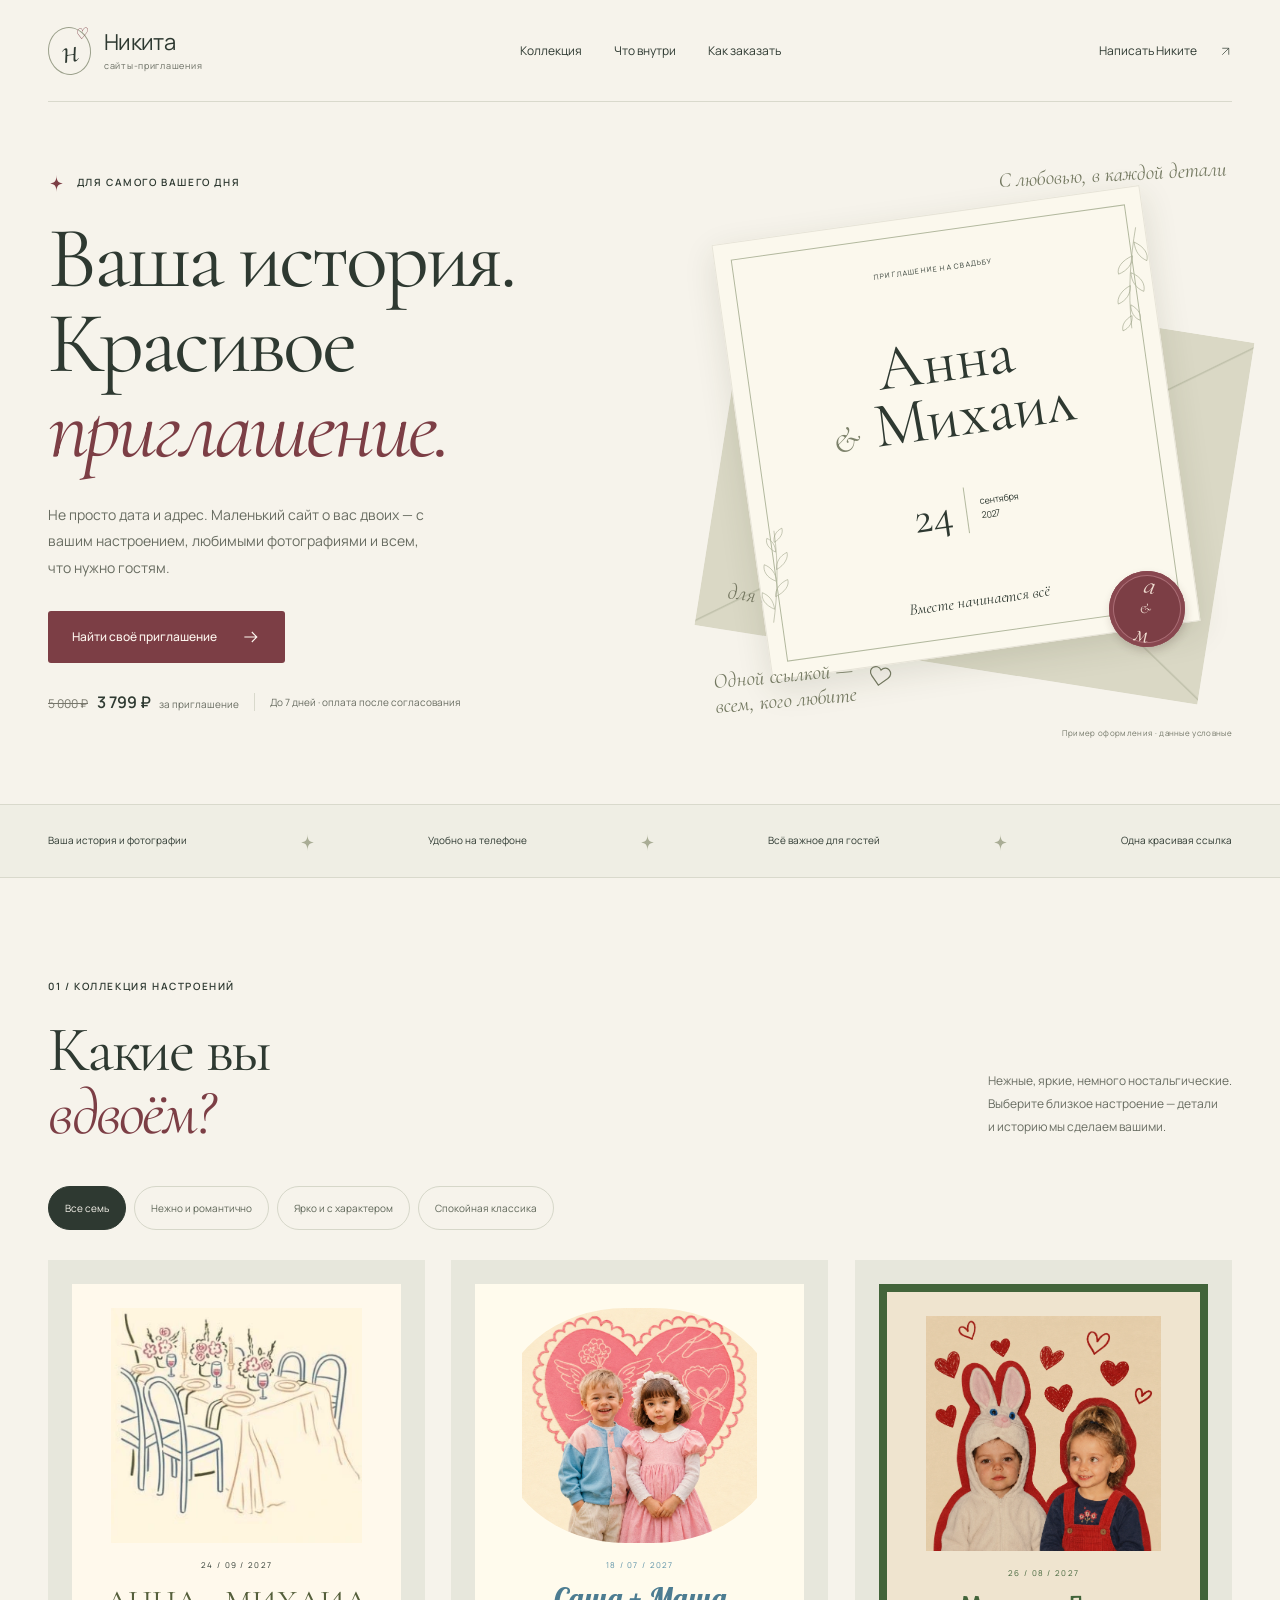
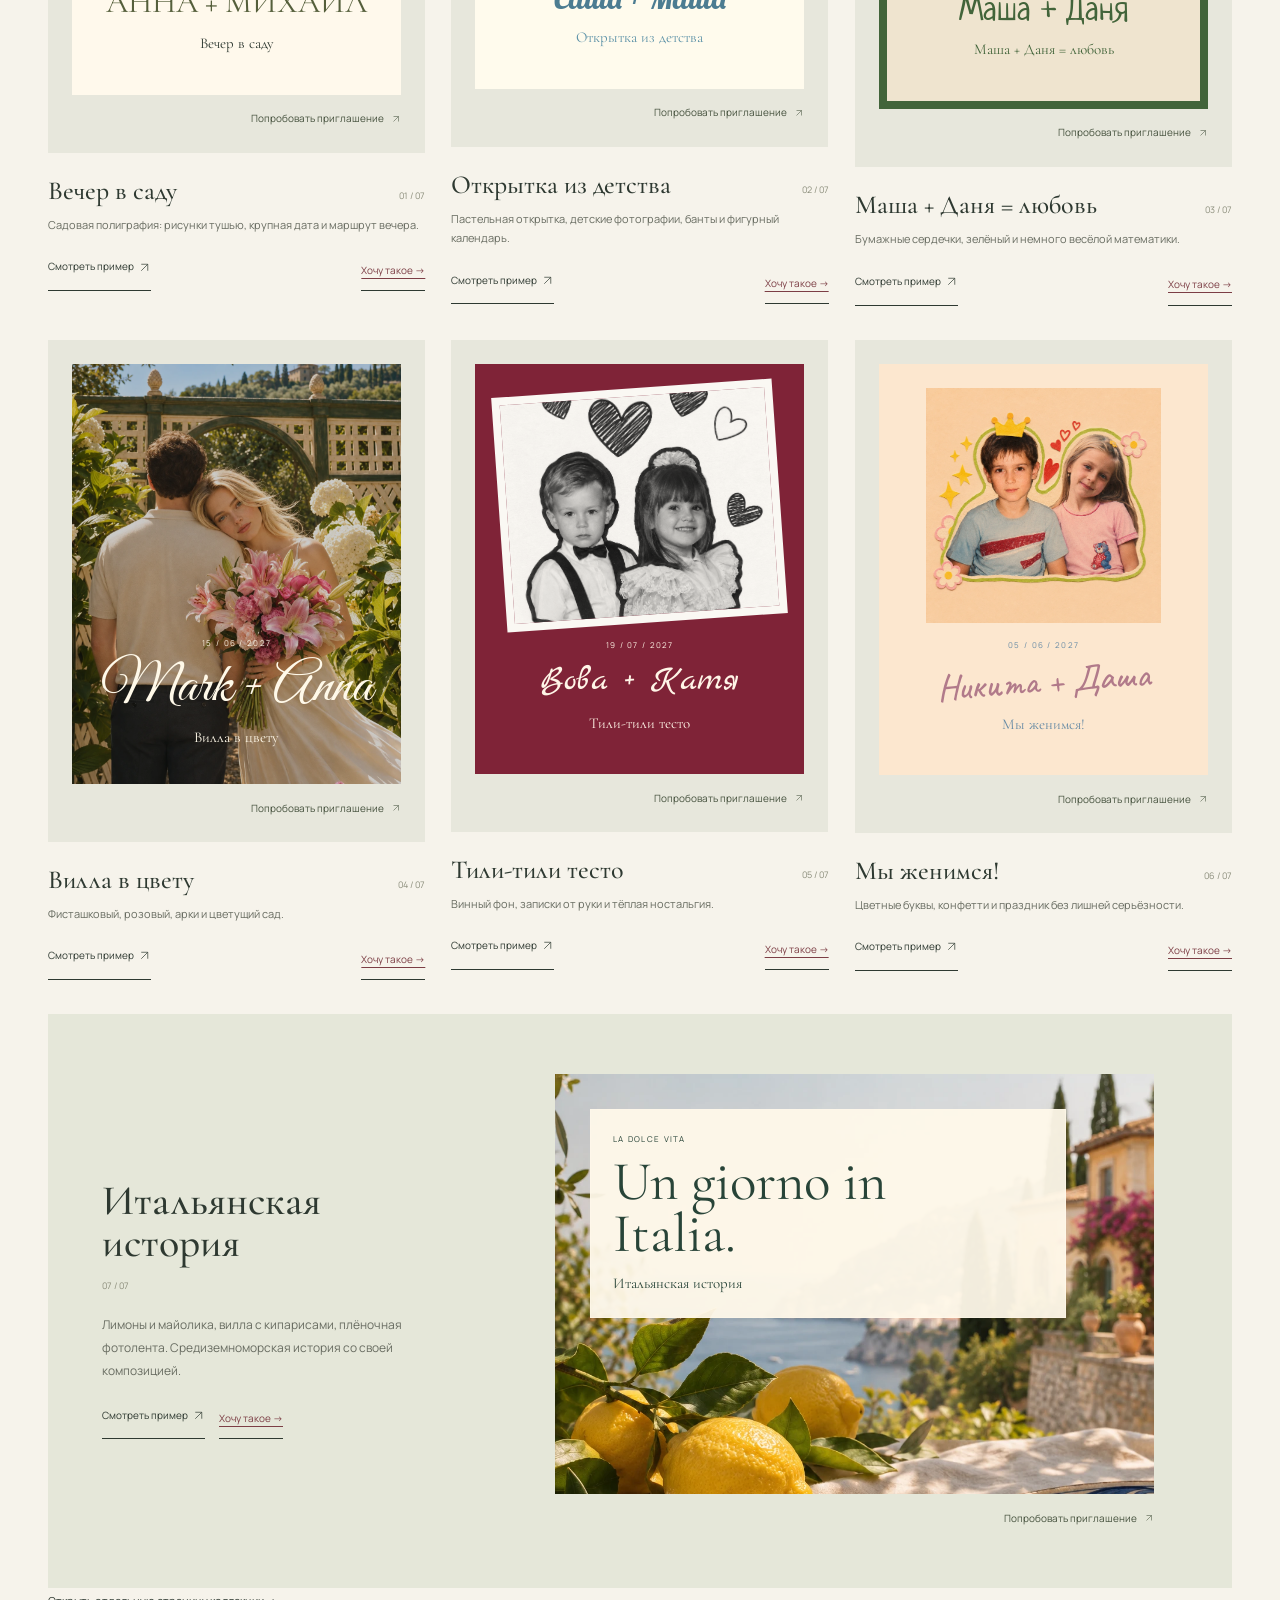
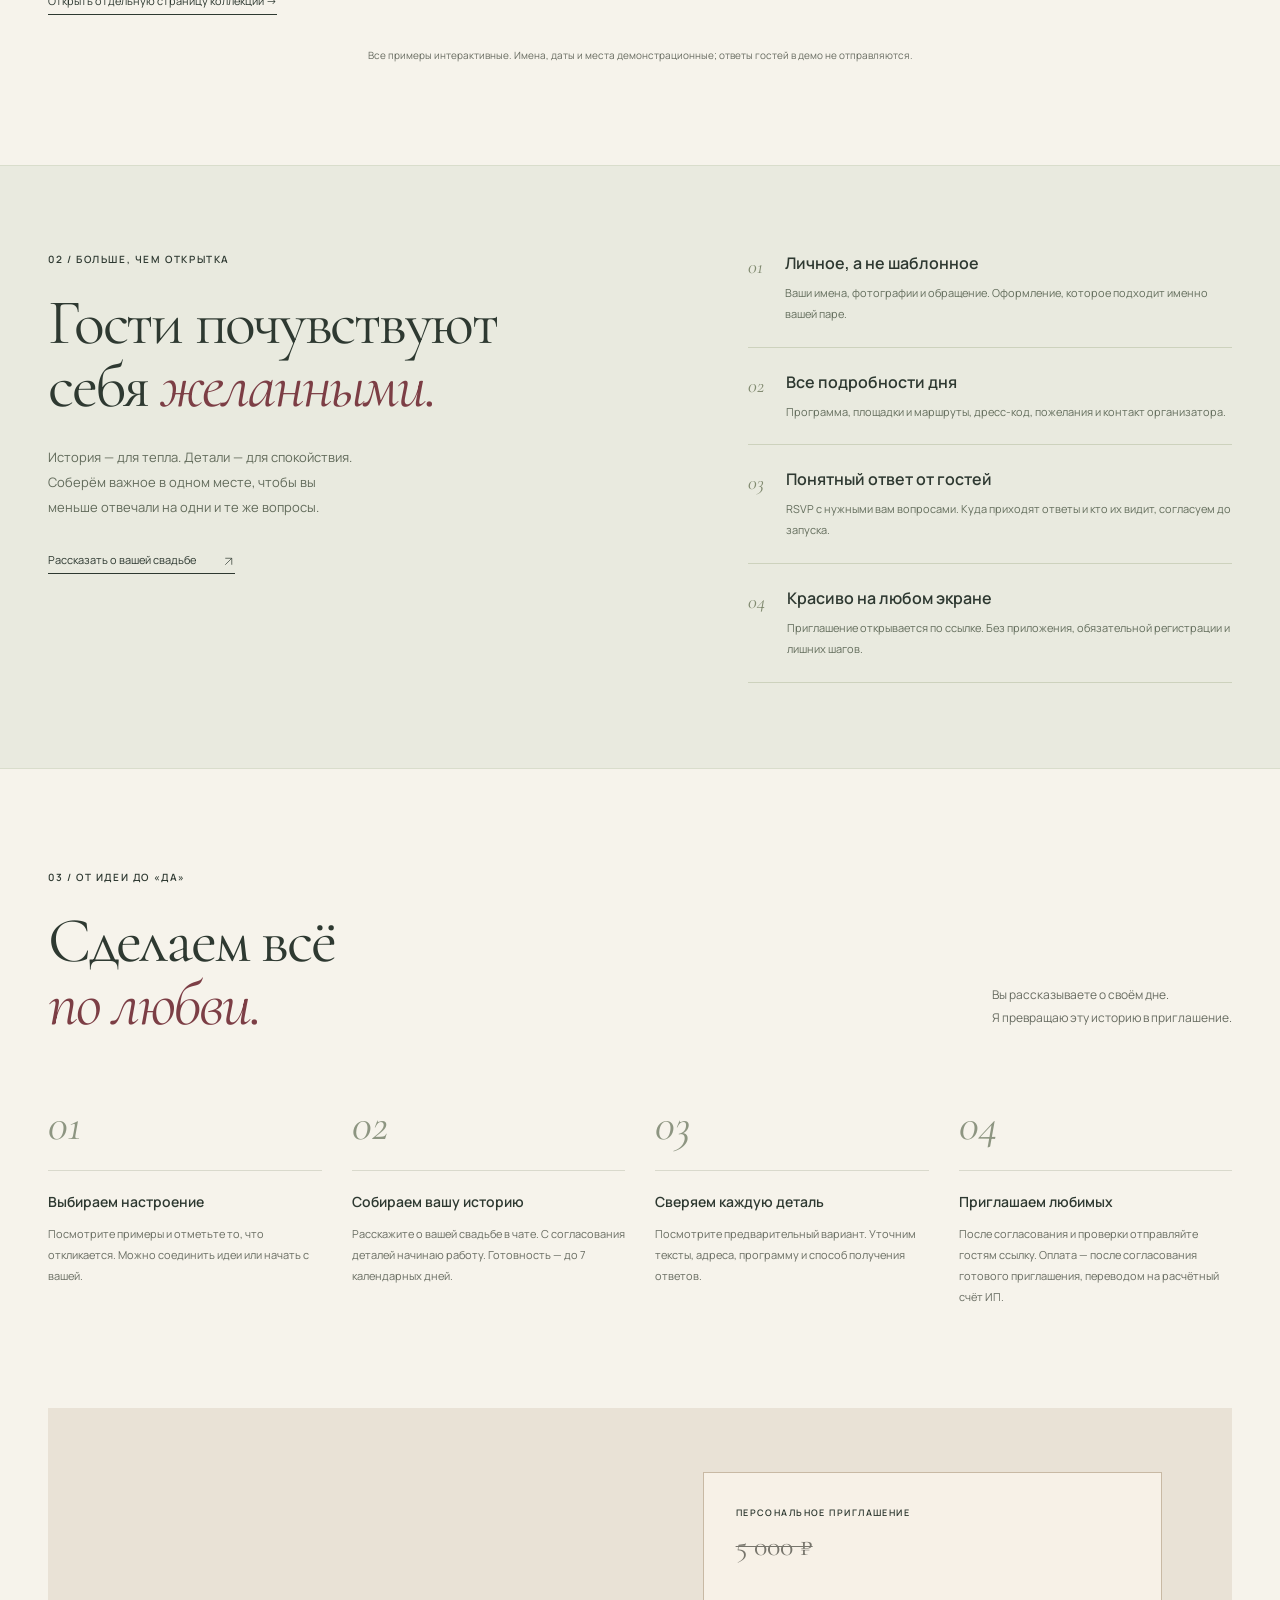
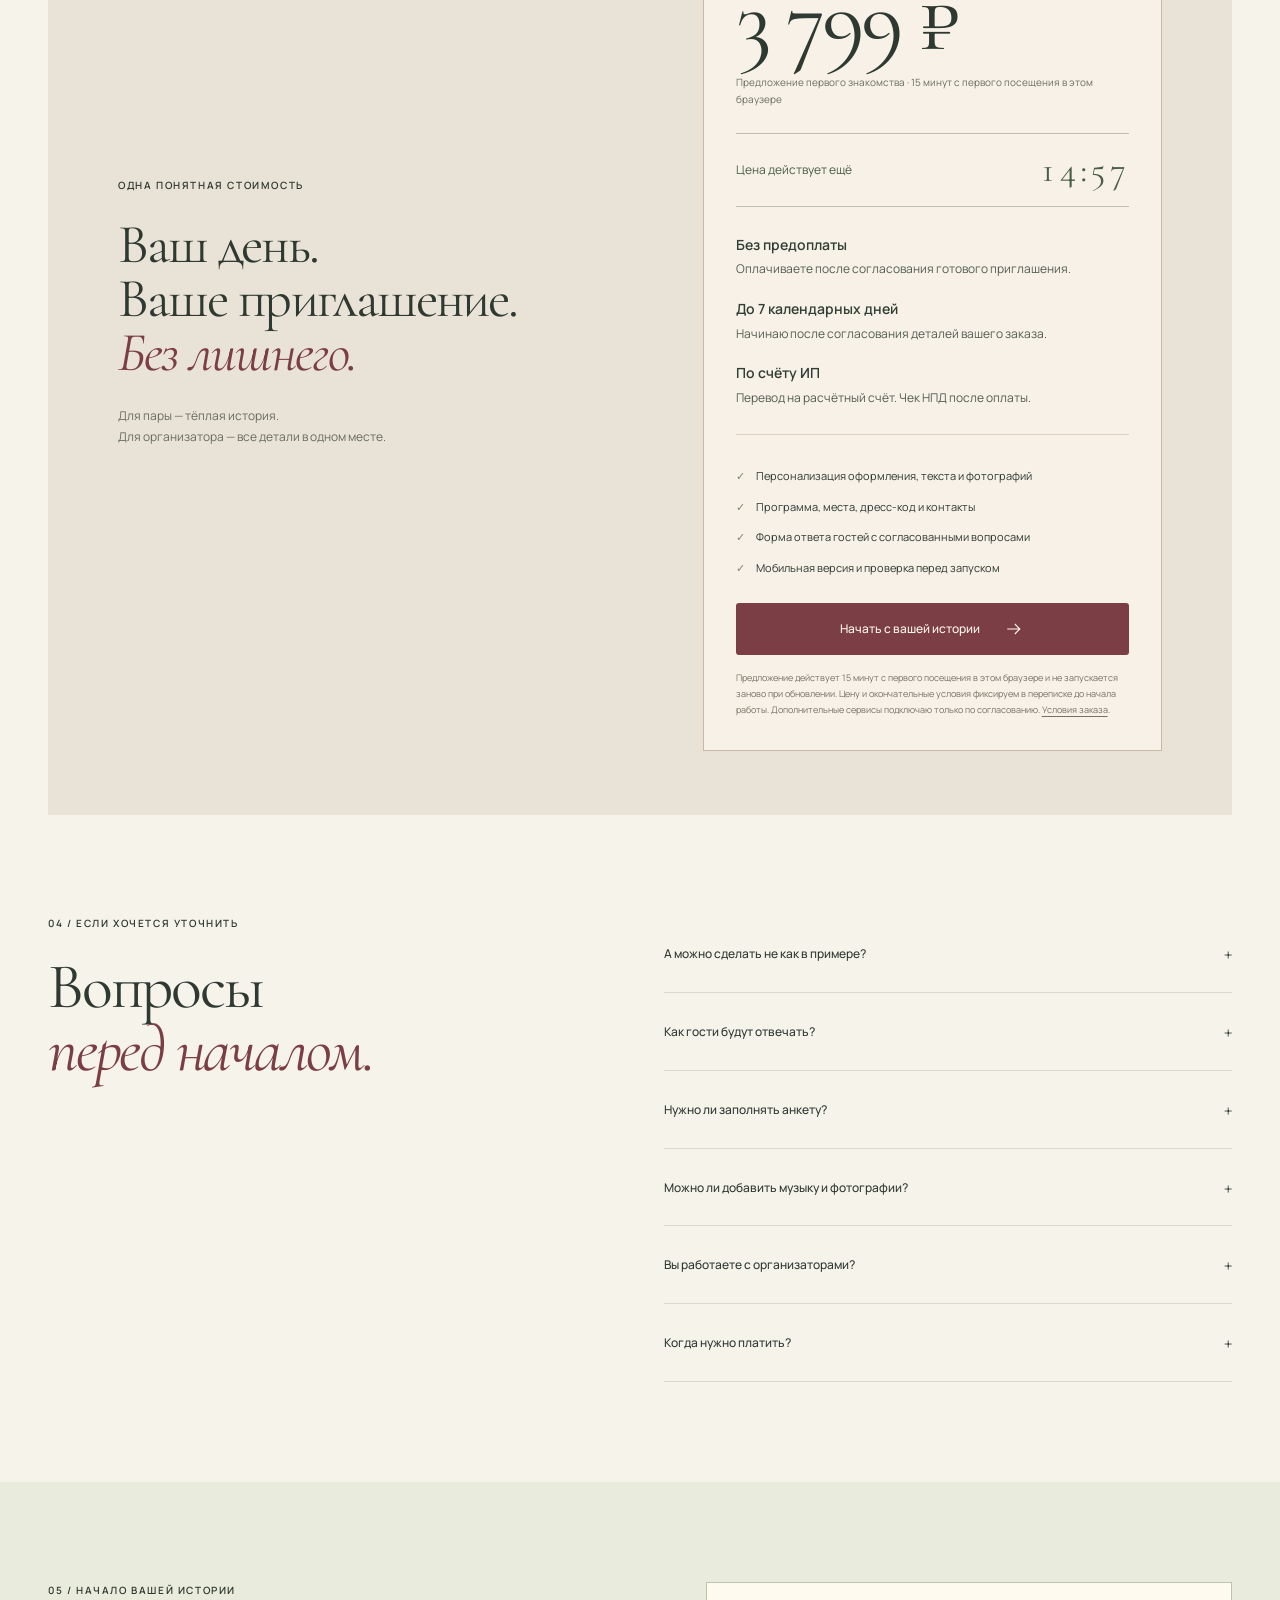
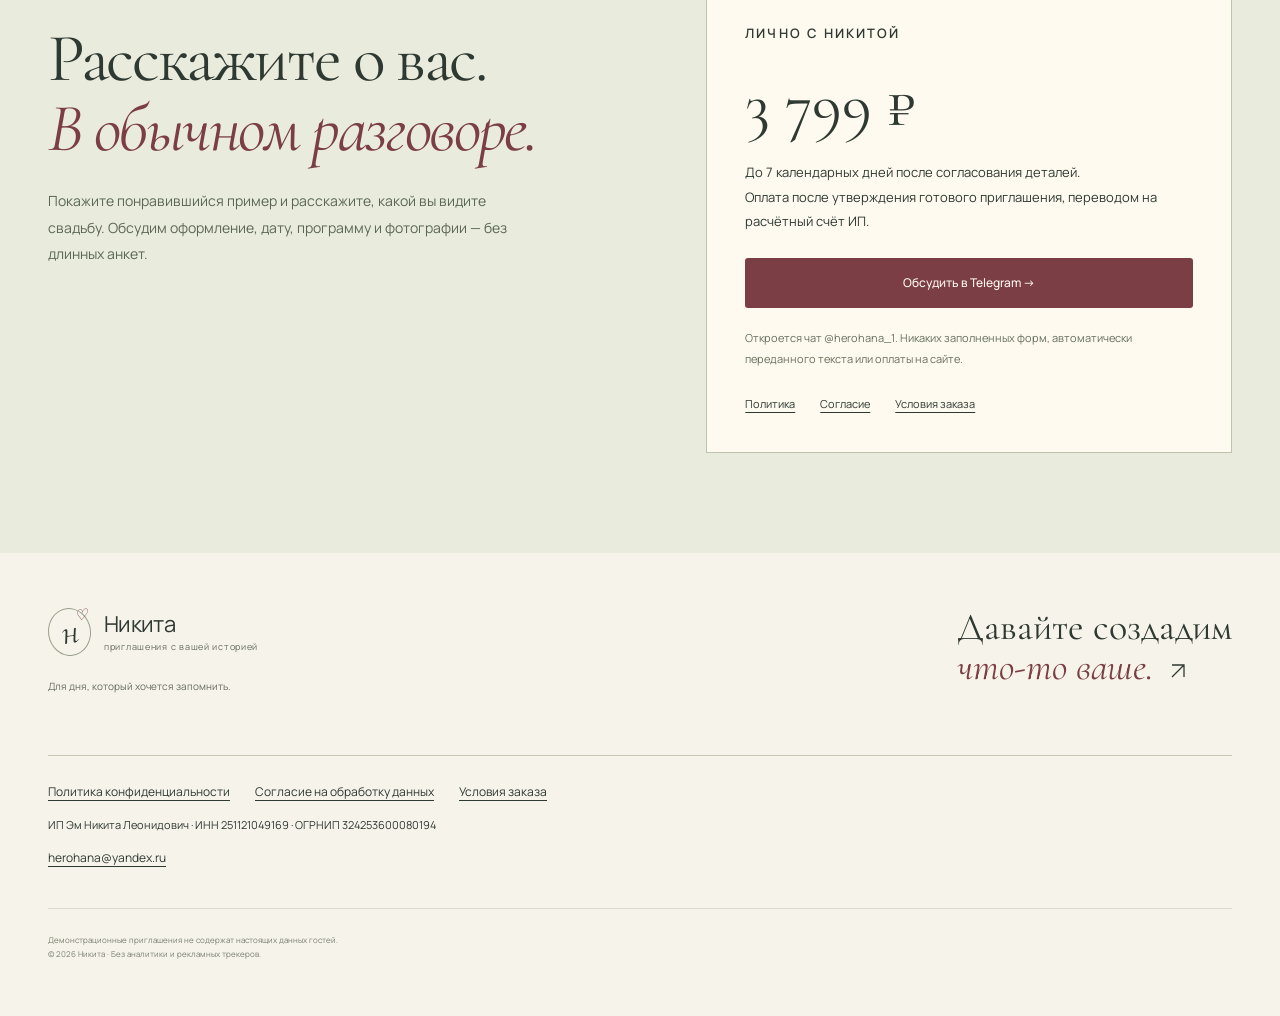
<file: index.html>
<!doctype html>
<html lang="ru">
<head>
  <meta charset="UTF-8">
  <meta name="viewport" content="width=device-width, initial-scale=1">
  <meta name="referrer" content="no-referrer">
  <meta name="theme-color" content="#f6f3eb">
  <meta name="description" content="Никита — персональные свадебные сайты-приглашения с оплатой после согласования. Семь интерактивных примеров, ваша история, программа дня и обсуждение заказа в Telegram.">
  <meta property="og:title" content="Никита — приглашения с вашей историей">
  <meta property="og:description" content="Свадебный сайт-приглашение. Оплата после согласования, готовность до 7 дней. Выберите настроение и расскажите о вашем дне.">
  <meta property="og:type" content="website">
  <meta property="og:locale" content="ru_RU">
  <title>Никита — приглашения с вашей историей</title>
  <link rel="icon" href="assets/heart.svg" type="image/svg+xml">
  <link rel="stylesheet" href="styles.css?v=launch4">
  <link rel="stylesheet" href="responsive.css?v=launch4">
  <link rel="stylesheet" href="collection.css?v=launch4">
  <link rel="stylesheet" href="polish.css?v=launch4">
  <link rel="stylesheet" href="launch.css?v=launch4">
  <script src="business-config.js?v=launch4" defer></script>
  <script src="commerce.js?v=launch4" defer></script>
  <script src="catalog.js?v=launch4" defer></script>
  <script src="collection.js?v=launch4" defer></script>
  <script src="app.js?v=launch4" defer></script>
</head>
<body>
<a class="skip-link" href="#main">Перейти к содержимому</a>
<svg aria-hidden="true" class="svg-library" xmlns="http://www.w3.org/2000/svg"><defs>
<symbol id="arrow" viewBox="0 0 24 24"><path d="M4 12h15m-6-6 6 6-6 6"/></symbol>
<symbol id="heart" viewBox="0 0 24 24"><path d="M12 21 3.5 12.3C-3 5.7 7-2 12 5c5-7 15 .7 8.5 7.3Z"/></symbol>
<symbol id="flower" viewBox="0 0 100 160"><g fill="none" stroke="currentColor" stroke-width="1.2"><path d="M50 157C47 120 58 88 50 47M50 115C28 118 18 104 16 94c20 0 27 8 34 21Zm2-26c22-2 30-15 31-25-19 2-28 9-31 25Z"/><path d="M50 48C18 49 25 28 38 34 19 10 45 4 50 30c7-27 31-19 17 3 22-7 29 17 1 16 23 20 0 33-12 10-2 26-27 19-17 1-26 10-33-12-6-15Z"/><circle cx="51" cy="44" r="7"/></g></symbol>
<symbol id="branch" viewBox="0 0 160 240"><g fill="none" stroke="currentColor" stroke-width="1.2"><path d="M22 230C62 170 102 98 130 10"/><path d="M40 199c-19-22-20-41-10-54 13 15 17 31 10 54Zm17-29c28 0 47-11 49-27-23-1-42 9-49 27ZM77 134c-20-20-20-41-10-54 14 14 18 35 10 54Zm14-28c25-1 43-15 45-29-22 0-38 11-45 29Zm18-43c-13-17-14-33-5-43 10 10 13 27 5 43Zm8-25c21-2 33-12 35-25-17 0-30 9-35 25Z"/></g></symbol>
<symbol id="villa" viewBox="0 0 400 240"><g fill="none" stroke="currentColor" stroke-width="1.3"><path d="M20 220h360M30 214c18-55 12-99 24-117 11 14 10 64 26 116M311 213c10-41 7-73 19-94 10 23 7 58 18 95M91 213V100l109-47 108 47v113M81 100l119-57 118 57M156 213v-67a44 44 0 0 1 88 0v67M121 109h17v28h-17zM261 109h17v28h-17zM121 159h17v28h-17zM261 159h17v28h-17zM187 86h26v30h-26zM166 213v-64a34 34 0 0 1 68 0v64M200 116v97M175 153h50M97 79V57h15v14M170 229h60"/><path d="M5 229c58-10 81-1 110-6m170 2 96 3"/></g></symbol>
<symbol id="sparkle" viewBox="0 0 40 40"><path d="M20 0c0 15 5 20 20 20-15 0-20 5-20 20C20 25 15 20 0 20 15 20 20 15 20 0Z" fill="currentColor"/></symbol>
</defs></svg>
<div id="portfolio">
<header class="site-header wrap">
  <a class="brand" href="#" aria-label="Никита — на главную"><span class="brand-sign">н<span>♡</span></span><span>Никита<span class="brand-caption">сайты-приглашения</span></span></a>
  <nav class="desktop-nav" aria-label="Основная навигация"><a href="#collection">Коллекция</a><a href="#details">Что внутри</a><a href="#process">Как заказать</a></nav>
  <a class="header-contact" data-contact href="contact.html" target="_blank" rel="noopener noreferrer">Написать Никите <span aria-hidden="true"><svg class="out-arrow" aria-hidden="true" viewBox="0 0 24 24"><path d="M6 18 18 6M6 6h12v12"/></svg></span></a>
</header>
<main id="main">
<section class="hero wrap">
  <div class="hero-copy"><p class="eyebrow"><svg class="tiny-star" aria-hidden="true"><use href="#sparkle"/></svg> Для самого вашего дня</p><h1>Ваша история.<br>Красивое<br><em>приглашение.</em></h1><p class="hero-description">Не просто дата и адрес. Маленький сайт о вас двоих — с вашим настроением, любимыми фотографиями и всем, что нужно гостям.</p><a class="button primary" href="#collection">Найти своё приглашение <svg><use href="#arrow"/></svg></a><div class="hero-meta"><span><del data-regular-price hidden>5 000 ₽</del> <strong data-current-price>5 000 ₽</strong> за приглашение</span><span class="meta-line"></span><span>До 7 дней · оплата после согласования</span></div></div>
  <div class="hero-art" aria-label="Демонстрация приглашения Анны и Михаила в оливковом стиле">
    <div class="art-caption">С любовью, в каждой детали</div><div class="paper-shadow"></div><div class="envelope"><span>для вас двоих</span></div>
    <div class="hero-invitation"><div class="card-corner">ПРИГЛАШЕНИЕ НА СВАДЬБУ</div><svg class="hero-branch left"><use href="#branch"/></svg><p class="hero-names">Анна<br> <i>&amp;</i> Михаил</p><div class="hero-date"><span>12</span><span>июня<br>2027</span></div><p class="card-bottom">Вместе начинается всё</p><svg class="hero-branch right"><use href="#branch"/></svg></div>
    <div class="round-seal" aria-hidden="true">а <span>&</span> м</div><div class="small-note">Одной ссылкой —<br>всем, кого любите <svg><use href="#heart"/></svg></div><div class="demo-art-label">Пример оформления · данные условные</div>
  </div>
</section>
<div class="promise-strip"><div class="wrap"><span>Ваша история и фотографии</span><i><svg aria-hidden="true"><use href="#sparkle"/></svg></i><span>Удобно на телефоне</span><i><svg aria-hidden="true"><use href="#sparkle"/></svg></i><span>Всё важное для гостей</span><i><svg aria-hidden="true"><use href="#sparkle"/></svg></i><span>Одна красивая ссылка</span></div></div>
<section id="collection" class="collection wrap section-space">
  <div class="section-heading"><div><p class="eyebrow">01 / Коллекция настроений</p><h2>Какие вы<br><em>вдвоём?</em></h2></div><p>Нежные, яркие, немного ностальгические.<br> Выберите близкое настроение — детали<br> и историю мы сделаем вашими.</p></div>
  <div class="filter-bar" role="group" aria-label="Фильтр по настроению"><button class="filter active" data-filter="all" aria-pressed="true">Все семь</button><button class="filter" data-filter="romantic" aria-pressed="false">Нежно и романтично</button><button class="filter" data-filter="playful" aria-pressed="false">Ярко и с характером</button><button class="filter" data-filter="editorial" aria-pressed="false">Спокойная классика</button></div>
  <p class="sr-only" id="filter-status" role="status"></p><div id="collection-grid" class="collection-grid"></div>
  <a class="collection-only-link text-link" href="collection.html">Открыть отдельную страницу коллекции →</a>
  <p class="collection-note">Все примеры интерактивные. Имена, даты и места демонстрационные; ответы гостей в демо не отправляются.</p>
</section>
<section id="details" class="details-section"><div class="wrap details-layout"><div><p class="eyebrow">02 / Больше, чем открытка</p><h2>Гости почувствуют<br>себя <em>желанными.</em></h2><p class="section-description">История — для тепла. Детали — для спокойствия.<br> Соберём важное в одном месте, чтобы вы<br> меньше отвечали на одни и те же вопросы.</p><a class="text-link" href="#contact">Рассказать о вашей свадьбе <span><svg class="out-arrow" aria-hidden="true" viewBox="0 0 24 24"><path d="M6 18 18 6M6 6h12v12"/></svg></span></a></div><div class="details-list"><article><span>01</span><div><h3>Личное, а не шаблонное</h3><p>Ваши имена, фотографии и обращение. Оформление, которое подходит именно вашей паре.</p></div></article><article><span>02</span><div><h3>Все подробности дня</h3><p>Программа, площадки и маршруты, дресс-код, пожелания и контакт организатора.</p></div></article><article><span>03</span><div><h3>Понятный ответ от гостей</h3><p>RSVP с нужными вам вопросами. Куда приходят ответы и кто их видит, согласуем до запуска.</p></div></article><article><span>04</span><div><h3>Красиво на любом экране</h3><p>Приглашение открывается по ссылке. Без приложения, обязательной регистрации и лишних шагов.</p></div></article></div></div></section>
<section id="process" class="wrap section-space"><div class="section-heading"><div><p class="eyebrow">03 / От идеи до «да»</p><h2>Сделаем всё<br><em>по любви.</em></h2></div><p>Вы рассказываете о своём дне.<br> Я превращаю эту историю в приглашение.</p></div><div class="steps"><article><span class="step-number">01</span><h3>Выбираем настроение</h3><p>Посмотрите примеры и отметьте то, что откликается. Можно соединить идеи или начать с вашей.</p></article><article><span class="step-number">02</span><h3>Собираем вашу историю</h3><p>Расскажите о вашей свадьбе в чате. С согласования деталей начинаю работу. Готовность — до 7 календарных дней.</p></article><article><span class="step-number">03</span><h3>Сверяем каждую деталь</h3><p>Посмотрите предварительный вариант. Уточним тексты, адреса, программу и способ получения ответов.</p></article><article><span class="step-number">04</span><h3>Приглашаем любимых</h3><p>После согласования и проверки отправляйте гостям ссылку. Оплата — после согласования готового приглашения, переводом на расчётный счёт ИП.</p></article></div></section>
<section class="price-section wrap"><div class="price-intro"><p class="eyebrow">Одна понятная стоимость</p><h2>Ваш день.<br>Ваше приглашение.<br><em>Без лишнего.</em></h2><p>Для пары — тёплая история.<br> Для организатора — все детали в одном месте.</p></div><div class="price-card"><p class="eyebrow">Персональное приглашение</p><div class="price-comparison"><del data-regular-price hidden>5 000 ₽</del><div class="price" data-current-price>5 000 ₽</div></div><p class="price-caption" data-offer-caption>Стоимость одного персонального приглашения</p><div class="offer-clock" data-offer-clock hidden><span>Цена действует ещё</span><span class="offer-digits" data-offer-timer role="timer" aria-label="Время до окончания предложения" aria-live="off">15:00</span></div><p class="sr-only" data-offer-status role="status"></p><div class="order-promises"><p><strong>Без предоплаты</strong>Оплачиваете после согласования готового приглашения.</p><p><strong>До 7 календарных дней</strong>Начинаю после согласования деталей вашего заказа.</p><p><strong>По счёту ИП</strong>Перевод на расчётный счёт. Чек НПД после оплаты.</p></div><ul><li>Персонализация оформления, текста и фотографий</li><li>Программа, места, дресс-код и контакты</li><li>Форма ответа гостей с согласованными вопросами</li><li>Мобильная версия и проверка перед запуском</li></ul><a class="button primary" href="#contact">Начать с вашей истории <svg><use href="#arrow"/></svg></a><p class="price-fine">Предложение действует 15 минут с первого посещения в этом браузере и не запускается заново при обновлении. Цену и окончательные условия фиксируем в переписке до начала работы. Дополнительные сервисы подключаю только по согласованию. <a href="terms.html">Условия заказа</a>.</p></div></section>
<section class="faq wrap section-space"><div><p class="eyebrow">04 / Если хочется уточнить</p><h2>Вопросы<br><em>перед началом.</em></h2></div><div class="faq-list"><details><summary>А можно сделать не как в примере?<span>+</span></summary><p>Да. Коллекция помогает выбрать настроение, а не ограничивает вас. Пришлите референсы и пожелания: до начала работы согласуем, как они войдут в приглашение.</p></details><details><summary>Как гости будут отвечать?<span>+</span></summary><p>На клиентском сайте появится форма подтверждения участия. Место хранения и получатель ответов согласуются с вами; гостевые данные не публикуются. В портфолио форма работает только в тестовом режиме.</p></details><details><summary>Нужно ли заполнять анкету?<span>+</span></summary><p>Нет. Напишите мне в Telegram: обсудим дату, стиль и необходимые детали в переписке. Формы сбора заявок и база клиентов к сайту не подключены.</p></details><details><summary>Можно ли добавить музыку и фотографии?<span>+</span></summary><p>Да, обсудим их в переписке. Используем ваши материалы с разрешением на публикацию. Музыка запускается гостем по кнопке, а не автоматически.</p></details><details><summary>Вы работаете с организаторами?<span>+</span></summary><p>Да. Можно согласовать единый стиль и детали работы с координатором. Для серии мероприятий или другого формата сайта напишите Никите и опишите задачу.</p></details><details><summary>Когда нужно платить?<span>+</span></summary><p>После того, как готовое приглашение согласовано с вами. Без предоплаты: сначала результат и согласованные правки, затем счёт ИП и чек после оплаты. Подробности — в условиях заказа.</p></details></div></section>
<section id="contact" class="start-section section-space"><div class="wrap start-layout"><div><p class="eyebrow">05 / Начало вашей истории</p><h2>Расскажите о вас.<br><em>В обычном разговоре.</em></h2><p>Покажите понравившийся пример и расскажите, какой вы видите свадьбу. Обсудим оформление, дату, программу и фотографии — без длинных анкет.</p></div><div class="start-card"><p class="eyebrow">Лично с Никитой</p><strong data-current-price>5 000 ₽</strong><p>До 7 календарных дней после согласования деталей.<br>Оплата после утверждения готового приглашения, переводом на расчётный счёт ИП.</p><a class="button primary" data-contact href="contact.html">Обсудить в Telegram →</a><p class="start-fine">Откроется чат @herohana_1. Никаких заполненных форм, автоматически переданного текста или оплаты на сайте.</p><nav class="legal-links"><a href="privacy.html">Политика</a><a href="consent.html">Согласие</a><a href="terms.html">Условия заказа</a></nav></div></div></section>
</main><footer class="site-footer wrap"><div><a class="brand" href="#"><span class="brand-sign">н<span>♡</span></span><span>Никита<span class="brand-caption">приглашения с вашей историей</span></span></a><p>Для дня, который хочется запомнить.</p></div><a class="footer-contact" data-contact href="contact.html" target="_blank" rel="noopener noreferrer">Давайте создадим<br><em>что-то ваше.</em> <svg class="out-arrow" aria-hidden="true" viewBox="0 0 24 24"><path d="M6 18 18 6M6 6h12v12"/></svg></a><nav class="legal-links" aria-label="Документы"><a href="privacy.html">Политика конфиденциальности</a><a href="consent.html">Согласие на обработку данных</a><a href="terms.html">Условия заказа</a><span>ИП Эм Никита Леонидович · ИНН 251121049169 · ОГРНИП 324253600080194</span><a href="mailto:herohana@yandex.ru">herohana@yandex.ru</a></nav><p class="footer-note">Демонстрационные приглашения не содержат настоящих данных гостей.<br> © <span id="year"></span> Никита · Без аналитики и рекламных трекеров.</p></footer>
</div>
<div id="demo-view" hidden></div>
<noscript><div class="noscript-note">Для интерактивных примеров включите JavaScript. Можно написать Никите напрямую: <a data-contact href="contact.html">@herohana_1</a>.</div></noscript>
</body></html>
</file>
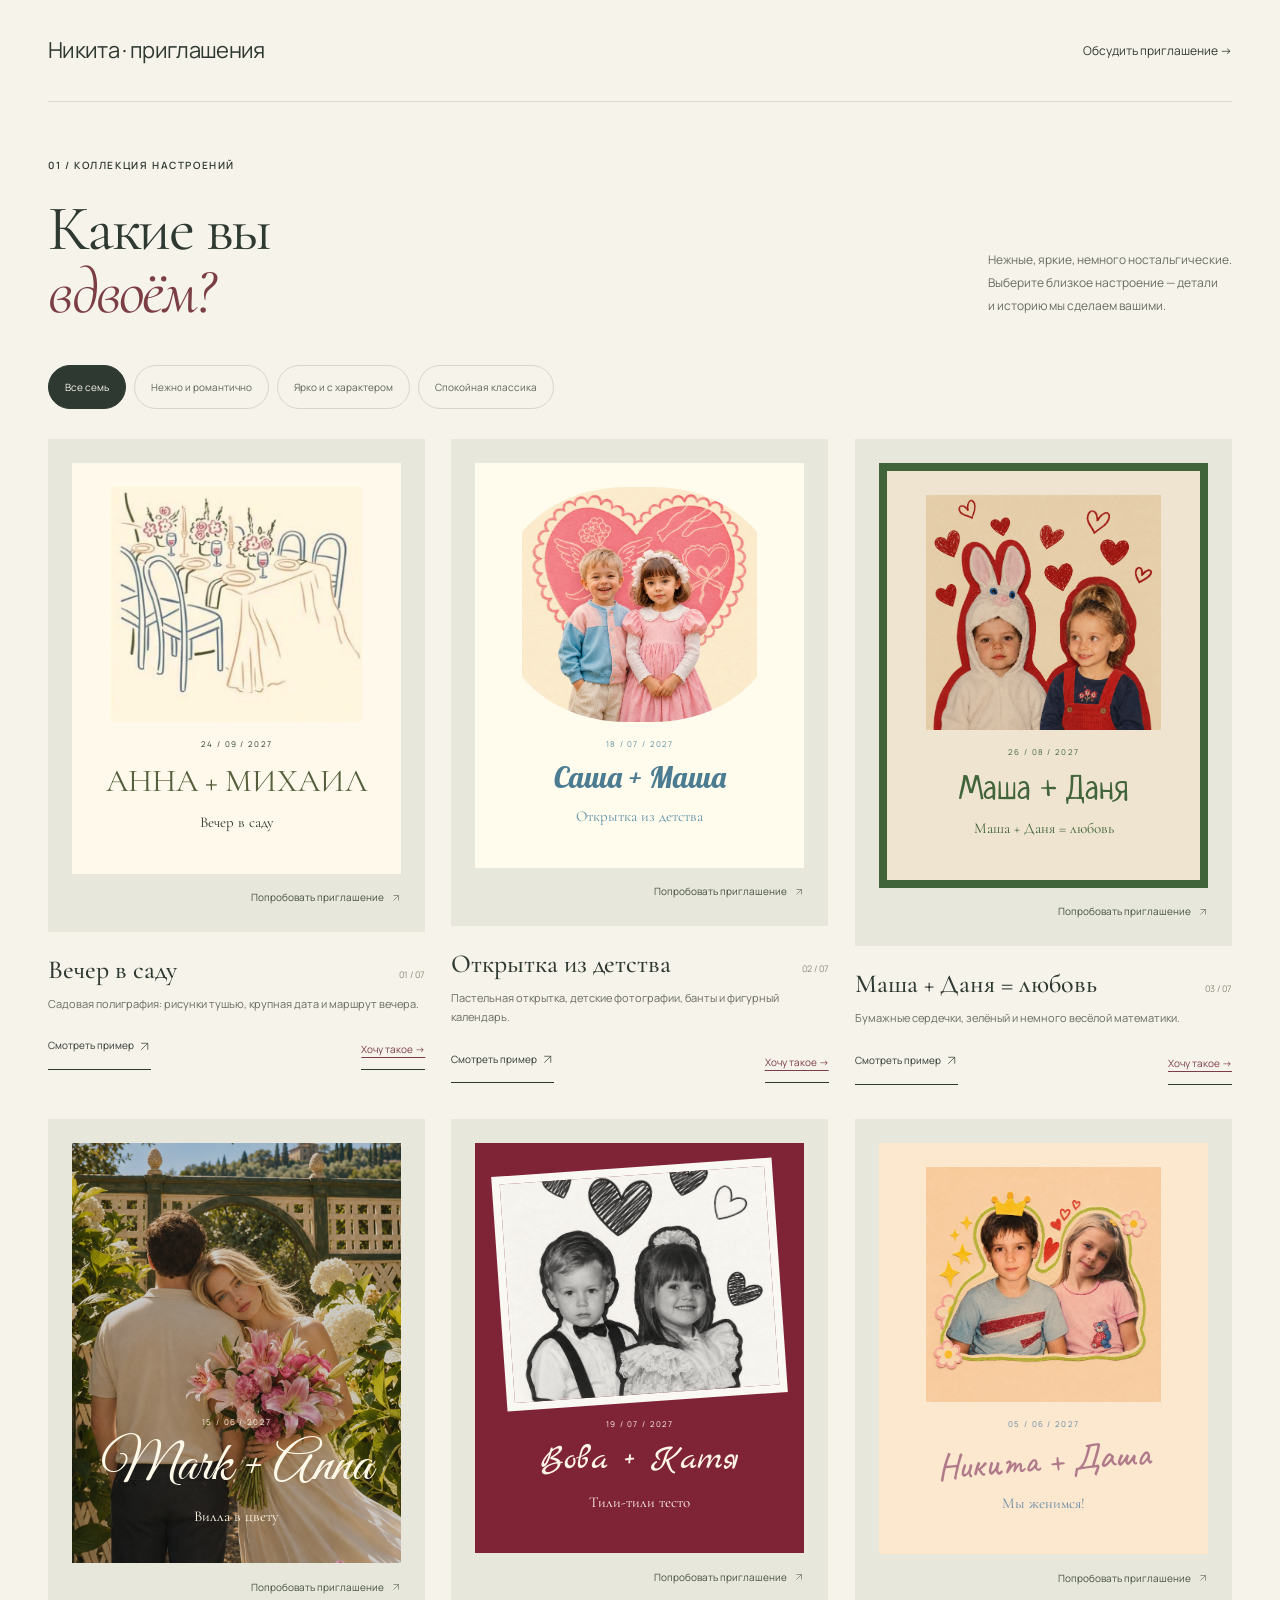
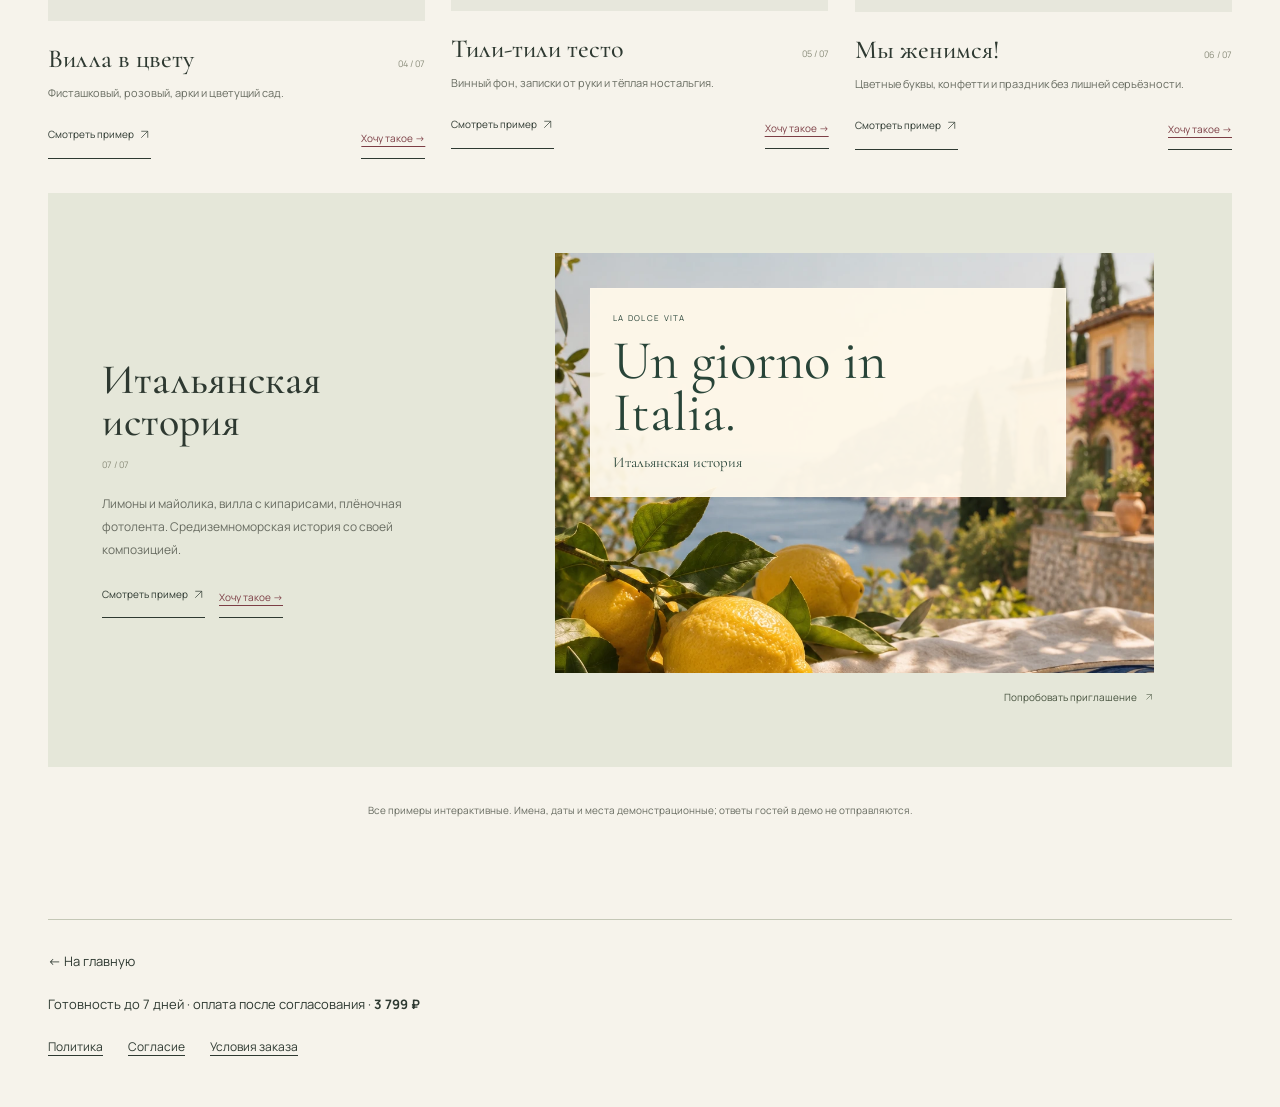
<file: collection.html>
<!doctype html>
<html lang="ru">
<head>
  <meta charset="UTF-8">
  <meta name="viewport" content="width=device-width, initial-scale=1">
  <meta name="referrer" content="no-referrer">
  <meta name="theme-color" content="#f6f3eb">
  <meta name="description" content="Никита — персональные свадебные сайты-приглашения с оплатой после согласования. Семь интерактивных примеров, ваша история, программа дня и удобный бриф.">
  <meta property="og:title" content="Никита — приглашения с вашей историей">
  <meta property="og:description" content="Свадебный сайт-приглашение. Оплата после согласования, готовность до 7 дней. Выберите настроение и расскажите о вашем дне.">
  <meta property="og:type" content="website">
  <meta property="og:locale" content="ru_RU">
  <title>Коллекция свадебных приглашений · Никита</title>
  <link rel="icon" href="assets/heart.svg" type="image/svg+xml">
  <link rel="stylesheet" href="styles.css?v=launch4">
  <link rel="stylesheet" href="responsive.css?v=launch4">
  <link rel="stylesheet" href="collection.css?v=launch4">
  <link rel="stylesheet" href="polish.css?v=launch4">
  <link rel="stylesheet" href="launch.css?v=launch4">
  <script src="business-config.js?v=launch4" defer></script>
  <script src="commerce.js?v=launch4" defer></script>
  <script src="catalog.js?v=launch4" defer></script>
  <script src="collection.js?v=launch4" defer></script>
  <script src="app.js?v=launch4" defer></script>
</head>
<body class="collection-only"><a class="skip-link" href="#collection">К коллекции</a><svg aria-hidden="true" class="svg-library" xmlns="http://www.w3.org/2000/svg"><defs>
<symbol id="arrow" viewBox="0 0 24 24"><path d="M4 12h15m-6-6 6 6-6 6"/></symbol>
<symbol id="heart" viewBox="0 0 24 24"><path d="M12 21 3.5 12.3C-3 5.7 7-2 12 5c5-7 15 .7 8.5 7.3Z"/></symbol>
<symbol id="flower" viewBox="0 0 100 160"><g fill="none" stroke="currentColor" stroke-width="1.2"><path d="M50 157C47 120 58 88 50 47M50 115C28 118 18 104 16 94c20 0 27 8 34 21Zm2-26c22-2 30-15 31-25-19 2-28 9-31 25Z"/><path d="M50 48C18 49 25 28 38 34 19 10 45 4 50 30c7-27 31-19 17 3 22-7 29 17 1 16 23 20 0 33-12 10-2 26-27 19-17 1-26 10-33-12-6-15Z"/><circle cx="51" cy="44" r="7"/></g></symbol>
<symbol id="branch" viewBox="0 0 160 240"><g fill="none" stroke="currentColor" stroke-width="1.2"><path d="M22 230C62 170 102 98 130 10"/><path d="M40 199c-19-22-20-41-10-54 13 15 17 31 10 54Zm17-29c28 0 47-11 49-27-23-1-42 9-49 27ZM77 134c-20-20-20-41-10-54 14 14 18 35 10 54Zm14-28c25-1 43-15 45-29-22 0-38 11-45 29Zm18-43c-13-17-14-33-5-43 10 10 13 27 5 43Zm8-25c21-2 33-12 35-25-17 0-30 9-35 25Z"/></g></symbol>
<symbol id="villa" viewBox="0 0 400 240"><g fill="none" stroke="currentColor" stroke-width="1.3"><path d="M20 220h360M30 214c18-55 12-99 24-117 11 14 10 64 26 116M311 213c10-41 7-73 19-94 10 23 7 58 18 95M91 213V100l109-47 108 47v113M81 100l119-57 118 57M156 213v-67a44 44 0 0 1 88 0v67M121 109h17v28h-17zM261 109h17v28h-17zM121 159h17v28h-17zM261 159h17v28h-17zM187 86h26v30h-26zM166 213v-64a34 34 0 0 1 68 0v64M200 116v97M175 153h50M97 79V57h15v14M170 229h60"/><path d="M5 229c58-10 81-1 110-6m170 2 96 3"/></g></symbol>
<symbol id="sparkle" viewBox="0 0 40 40"><path d="M20 0c0 15 5 20 20 20-15 0-20 5-20 20C20 25 15 20 0 20 15 20 20 15 20 0Z" fill="currentColor"/></symbol>
</defs></svg>
<div id="portfolio"><header class="site-header wrap"><a class="brand" href="index.html">Никита · приглашения</a><a class="header-contact" href="index.html#contact">Обсудить приглашение →</a></header><main><section id="collection" class="collection wrap section-space">
  <div class="section-heading"><div><p class="eyebrow">01 / Коллекция настроений</p><h2>Какие вы<br><em>вдвоём?</em></h2></div><p>Нежные, яркие, немного ностальгические.<br> Выберите близкое настроение — детали<br> и историю мы сделаем вашими.</p></div>
  <div class="filter-bar" role="group" aria-label="Фильтр по настроению"><button class="filter active" data-filter="all" aria-pressed="true">Все семь</button><button class="filter" data-filter="romantic" aria-pressed="false">Нежно и романтично</button><button class="filter" data-filter="playful" aria-pressed="false">Ярко и с характером</button><button class="filter" data-filter="editorial" aria-pressed="false">Спокойная классика</button></div>
  <p class="sr-only" id="filter-status" role="status"></p><div id="collection-grid" class="collection-grid"></div>
  <p class="collection-note">Все примеры интерактивные. Имена, даты и места демонстрационные; ответы гостей в демо не отправляются.</p>
</section></main><footer class="collection-page-footer wrap"><a href="index.html">← На главную</a><p>Готовность до 7 дней · оплата после согласования · <strong data-current-price>5 000 ₽</strong></p><nav class="legal-links"><a href="privacy.html">Политика</a><a href="consent.html">Согласие</a><a href="terms.html">Условия заказа</a></nav></footer></div><div id="demo-view" hidden></div><noscript>Для интерактивных примеров включите JavaScript.</noscript></body></html>
</file>
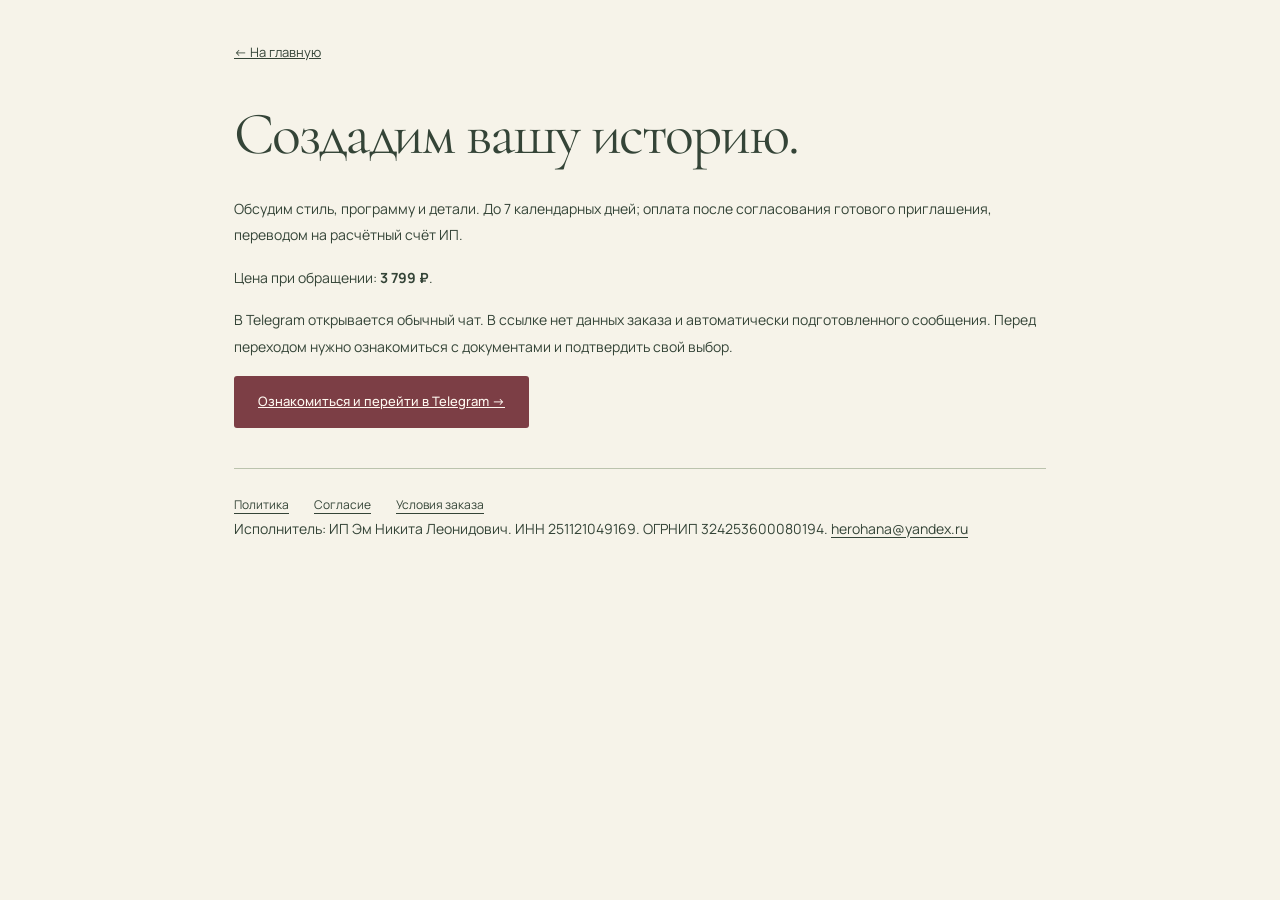
<file: contact.html>
<!doctype html><html lang="ru"><head><meta charset="utf-8"><meta name="viewport" content="width=device-width,initial-scale=1"><meta name="referrer" content="no-referrer"><title>Обсудить приглашение · Никита</title><link rel="stylesheet" href="styles.css?v=launch4"><link rel="stylesheet" href="launch.css?v=launch4"><script src="business-config.js?v=launch4" defer></script><script src="catalog.js?v=launch4" defer></script><script src="commerce.js?v=launch4" defer></script></head><body class="legal-page"><main class="legal-document"><a href="index.html">← На главную</a><h1>Создадим вашу историю.</h1><p>Обсудим стиль, программу и детали. До 7 календарных дней; оплата после согласования готового приглашения, переводом на расчётный счёт ИП.</p><p>Цена при обращении: <strong data-current-price>5 000 ₽</strong>.</p><p>В Telegram открывается обычный чат. В ссылке нет данных заказа и автоматически подготовленного сообщения. Перед переходом нужно ознакомиться с документами и подтвердить свой выбор.</p><a class="button primary" href="#contact" data-contact>Ознакомиться и перейти в Telegram →</a><nav class="legal-links"><a href="privacy.html">Политика</a><a href="consent.html">Согласие</a><a href="terms.html">Условия заказа</a></nav><p>Исполнитель: ИП Эм Никита Леонидович. ИНН 251121049169. ОГРНИП 324253600080194. <a href="mailto:herohana@yandex.ru">herohana@yandex.ru</a></p><noscript>Для перехода с подтверждением включите JavaScript.</noscript></main><script>document.addEventListener('DOMContentLoaded',()=>{const style=new URL(location.href).searchParams.get('style');if(window.WeddingCatalog.some(s=>s.id===style))document.querySelector('[data-contact]').dataset.contactStyle=style;});</script></body></html>
</file>
<file: styles.css>
@font-face{font-family:Manrope;src:url('assets/fonts/manrope.ttf') format('truetype');font-weight:200 800;font-display:swap}
@font-face{font-family:Cormorant;src:url('assets/fonts/cormorant.ttf') format('truetype');font-weight:300 700;font-display:swap}
@font-face{font-family:Cormorant;src:url('assets/fonts/cormorant-italic.ttf') format('truetype');font-weight:300 700;font-style:italic;font-display:swap}
:root{--paper:#f6f3eb;--ink:#2e3931;--muted:#686c61;--accent:#7c3e45;--line:#d9d9cc;--serif:Cormorant,Georgia,serif;--sans:Manrope,Arial,sans-serif;scroll-behavior:smooth;scroll-padding-top:32px}
*{box-sizing:border-box}body{margin:0;background:var(--paper);color:var(--ink);font:14px/1.75 var(--sans);-webkit-font-smoothing:antialiased}a{color:inherit;text-decoration:none}button,input,textarea,select{font:inherit}button,a,input,textarea,select{touch-action:manipulation}button{cursor:pointer}button:disabled{cursor:not-allowed}a:focus-visible,button:focus-visible,input:focus-visible,textarea:focus-visible,select:focus-visible,summary:focus-visible{outline:2px solid var(--accent);outline-offset:5px}::selection{background:#dfc8c1;color:#302f28}h1,h2,h3,p{margin:0}h1,h2{font-weight:400;line-height:.98;font-family:var(--serif);letter-spacing:-.035em}h1{font-size:clamp(62px,6.8vw,104px)}h2{font-size:clamp(45px,5vw,68px)}h3{font-size:16px;line-height:1.5;font-weight:600}h1 em,h2 em{color:var(--accent);font-weight:400}svg{display:inline-block;width:24px;height:24px;fill:none;stroke:currentColor;stroke-width:1.3;vertical-align:middle;flex-shrink:0}.svg-library{position:absolute;width:0;height:0;overflow:hidden}.wrap{width:min(1200px,calc(100% - 96px));margin-inline:auto}.section-space{padding-block:100px}.eyebrow{text-transform:uppercase;font-size:10px;font-weight:600;letter-spacing:.16em;line-height:1.7;margin-bottom:24px}.tiny-star{color:var(--accent);font-size:17px;vertical-align:middle;margin-right:8px}.site-header{display:flex;align-items:center;justify-content:space-between;height:102px;border-bottom:1px solid var(--line);gap:24px}.brand{display:flex;gap:13px;align-items:center;font-size:22px;line-height:1.1;letter-spacing:-.03em}.brand-sign{border:1px solid #9ca18c;border-radius:50%;width:43px;height:48px;display:grid;place-content:center;font-family:var(--serif);font-size:36px;font-style:italic;position:relative;transform:rotate(-8deg)}.brand-sign>span{font-size:15px;position:absolute;right:1px;top:0;color:var(--accent)}.brand-caption{display:block;font-size:9px;font-family:var(--sans);letter-spacing:.08em;margin-top:6px;color:var(--muted);font-weight:400}.desktop-nav{display:flex;gap:32px;font-size:12px}.desktop-nav a,.header-contact,.text-link{border-bottom:1px solid transparent;transition:border-color .2s}.desktop-nav a:hover,.header-contact:hover,.text-link:hover{border-color:currentColor}.header-contact{font-size:12px}.header-contact span{margin-left:18px}.hero{display:grid;grid-template-columns:1.1fr 1fr;gap:6%;align-items:center;padding-block:72px 88px}.hero-copy{position:relative;z-index:1}.hero-description{max-width:390px;color:var(--muted);font-size:14px;line-height:1.9;margin:30px 0}.button{min-height:50px;padding:15px 23px;display:inline-flex;align-items:center;justify-content:center;gap:24px;font-size:12px;border:1px solid transparent;border-radius:3px;line-height:1.5;font-weight:500;transition:background .2s,transform .2s}.button:hover{transform:translateY(-2px)}.button svg{width:20px;height:20px}.primary{background:var(--accent);color:#fff9f1}.primary:hover{background:#633138}.secondary{border-color:#a9ad9c;color:var(--ink);background:transparent}.secondary:hover{background:#ebe8dc}.hero-meta{display:flex;align-items:center;gap:15px;font-size:10px;margin-top:25px;color:var(--muted);flex-wrap:wrap}.hero-meta strong{font-size:16px;color:var(--ink);font-weight:600;margin-right:6px}.meta-line{height:18px;width:1px;background:var(--line)}.hero-art{position:relative;height:540px;isolation:isolate}.art-caption{position:absolute;top:12px;right:9px;color:#737860;font-family:var(--serif);font-style:italic;font-size:21px;transform:rotate(7deg)}.envelope{position:absolute;inset:126px 3px 48px 18px;background:#dad8c5;transform:rotate(9deg);box-shadow:0 22px 40px #3a3c2212;clip-path:polygon(0 0,100% 0,100% 100%,0 100%)}.envelope:before{content:'';position:absolute;inset:0;background:linear-gradient(145deg,transparent 49.8%,#bfc0aa 50%,transparent 50.3%),linear-gradient(35deg,transparent 49.8%,#bfc0aa 50%,transparent 50.3%)}.envelope span{position:absolute;bottom:26px;left:28px;font:italic 22px var(--serif);color:#777963}.hero-invitation{position:absolute;inset:38px 60px 62px 38px;background:#fbf8ed;transform:rotate(-8deg);box-shadow:0 10px 32px #363e2320;display:flex;flex-direction:column;align-items:center;justify-content:center;overflow:hidden;border:1px solid #e7e4d8}.hero-invitation:after{content:'';position:absolute;inset:16px;border:1px solid #b3b99f;pointer-events:none}.card-corner{position:absolute;top:48px;font-size:7px;letter-spacing:.18em}.hero-names{font:64px/.88 var(--serif);text-align:center;position:relative;z-index:1}.hero-names i{font-size:36px;color:#7d826b;line-height:1.8}.hero-date{display:flex;align-items:center;gap:14px;margin-top:30px}.hero-date>span:first-child{font:46px/1 var(--serif);border-right:1px solid #b3b99f;padding-right:13px}.hero-date>span:last-child{font-size:9px;line-height:1.6}.card-bottom{position:absolute;bottom:40px;font:italic 16px var(--serif)}.hero-branch{position:absolute;width:100px;height:190px;color:#90977a;stroke:none;bottom:50px}.hero-branch.left{left:-12px;transform:rotate(-18deg)}.hero-branch.right{right:-14px;top:34px;transform:rotate(164deg)}.round-seal{position:absolute;z-index:2;bottom:68px;right:47px;border-radius:50%;height:76px;width:76px;background:#7c3e45;box-shadow:inset 0 0 0 4px #88474f,inset 0 0 0 5px #aa6d75,2px 4px 8px #3d28222e;color:#eedbd0;display:grid;place-content:center;font:italic 26px var(--serif);transform:rotate(12deg)}.round-seal span{font-size:15px}.small-note{position:absolute;bottom:2px;left:12px;font:italic 21px/1.2 var(--serif);color:#737860;transform:rotate(-5deg)}.small-note svg{width:23px;position:absolute;right:-36px;top:10px;transform:rotate(15deg)}.demo-art-label{position:absolute;bottom:-25px;right:0;font-size:8px;letter-spacing:.04em;color:#747869}.promise-strip{border-block:1px solid var(--line);background:#efeee4}.promise-strip>.wrap{display:flex;align-items:center;justify-content:space-between;gap:24px;padding-block:20px;font-size:10px}.promise-strip i{font-style:normal;font-size:18px;color:#a9ad95}.section-heading{display:flex;justify-content:space-between;align-items:end;gap:40px;margin-bottom:42px}.section-heading>p{font-size:12px;color:var(--muted);max-width:390px;line-height:1.9;padding-bottom:6px}.filter-bar{display:flex;gap:8px;flex-wrap:wrap;margin-bottom:30px}.filter{border:1px solid #d6d7c9;padding:9px 16px;border-radius:30px;background:transparent;font-size:10px;min-height:38px;color:#5e6658}.filter.active{background:var(--ink);color:var(--paper);border-color:var(--ink)}.collection-grid{display:grid;grid-template-columns:repeat(3,minmax(0,1fr));gap:34px 26px}.style-card{min-width:0}.style-card[hidden]{display:none}.preview-link{display:block;position:relative;overflow:hidden;background:#e7e7dc;padding:24px 28px;height:380px}.preview-link .invitation-cover{height:100%;width:100%;box-shadow:0 10px 18px #202c2010;transition:transform .45s;position:relative;overflow:hidden}.preview-link:hover .invitation-cover{transform:rotate(-2deg) translateY(-5px)}.preview-badge{position:absolute;bottom:36px;right:40px;background:#fff8ebee;border:1px solid #ede9db;color:#394534;padding:6px 12px;font-size:9px;border-radius:30px;display:flex;align-items:center;gap:7px;opacity:0;transform:translateY(8px);transition:opacity .2s,transform .2s}.preview-link:hover .preview-badge,.preview-link:focus-visible .preview-badge{opacity:1;transform:none}.card-body{padding-top:18px}.card-heading{display:flex;align-items:center;gap:12px;justify-content:space-between}.card-heading h3{font-family:var(--serif);font-size:26px;font-weight:500}.card-body p{font-size:11px;color:var(--muted);margin-top:5px}.card-index{font-size:9px;color:#8a8c7a}.card-actions{display:flex;gap:20px;align-items:center;margin-top:13px}.card-actions>a{font-size:10px;border-bottom:1px solid var(--ink);padding-bottom:3px}.choose-style{margin-left:auto;background:transparent;color:var(--accent);border:0;padding:7px 0;font-size:10px;text-decoration:underline;text-underline-offset:4px}.style-card.featured{grid-column:1/-1;display:grid;grid-template-columns:1fr 1.8fr;align-items:center;background:#e5e7d9;padding:36px 54px;gap:70px}.style-card.featured[hidden]{display:none}.featured .preview-link{grid-column:2;grid-row:1;height:380px;background:transparent;padding:0 20px}.featured .card-body{grid-column:1;grid-row:1}.featured .card-heading h3{font-size:42px;line-height:1}.featured .card-body>p{font-size:12px;line-height:1.9;margin-top:20px}.featured .card-heading{display:block}.featured .card-index{display:block;margin-top:14px}.featured .card-actions{flex-wrap:wrap;gap:14px}.featured .choose-style{margin-left:0}.collection-note{font-size:10px;color:var(--muted);text-align:center;margin-top:35px}.details-section{background:#e9eadf;border-block:1px solid #d9ddcc;padding-block:85px}.details-layout{display:grid;grid-template-columns:1.2fr 1fr;gap:10%}.section-description{font-size:13px;color:#626b5b;line-height:1.9;margin:28px 0}.text-link{font-size:11px;border-bottom:1px solid currentColor;padding-bottom:6px}.text-link span{margin-left:20px}.details-list article{display:flex;gap:22px;padding:22px 0;border-bottom:1px solid #cdd2bd}.details-list article:first-child{padding-top:0}.details-list article>span{font:italic 20px var(--serif);color:#818a70;line-height:1.6}.details-list article p{font-size:11px;line-height:1.9;color:#636d5c;margin-top:8px}.steps{display:grid;grid-template-columns:repeat(4,1fr);gap:30px;padding-top:20px}.step-number{display:block;font:italic 45px var(--serif);color:#8d9581;border-bottom:1px solid var(--line);padding-bottom:18px;margin-bottom:20px}.steps h3{font-size:14px;margin-bottom:12px}.steps p{font-size:11px;line-height:1.9;color:var(--muted)}.price-section{background:#e9e2d6;display:grid;grid-template-columns:1fr 1fr;align-items:center;gap:12%;padding:64px 70px}.price-intro h2{font-size:55px}.price-intro>p:last-child{font-size:12px;color:var(--muted);margin-top:25px}.price-card{padding:32px;border:1px solid #c8b9a4;background:#f7f1e7}.price-card .eyebrow{font-size:9px;margin-bottom:10px}.price{font:80px/1 var(--serif);letter-spacing:-.04em}.price>span{font-size:50px}.price-caption{font-size:10px;color:#6c6e60;margin:8px 0 24px}.price-card ul{list-style:none;padding:20px 0 0;margin:0 0 25px;border-top:1px solid #d8d0c0}.price-card li{font-size:11px;position:relative;padding-left:20px;line-height:1.7;margin:12px 0}.price-card li:before{content:'✓';position:absolute;left:0;color:#7e876c}.price-card .button{width:100%}.price-fine{font-size:9px;color:#757264;line-height:1.8;margin-top:15px}.faq{display:grid;grid-template-columns:1fr 1.2fr;gap:12%}.faq-list details{border-bottom:1px solid var(--line)}summary{list-style:none;cursor:pointer;display:flex;align-items:center;justify-content:space-between;gap:20px;padding:20px 0;font-size:12px;font-weight:500}summary::-webkit-details-marker{display:none}summary>span{font-size:21px;font-family:var(--serif);font-weight:400;transition:transform .2s}details[open] summary>span{transform:rotate(45deg)}.faq-list details>p{font-size:11px;color:var(--muted);padding:0 24px 24px 0}.brief-section{background:#ebece2;padding-block:85px}.brief-layout{display:grid;grid-template-columns:1.5fr .7fr;gap:12%;align-items:start}.form-title{display:flex;gap:12px;align-items:center;padding-top:26px;margin:10px 0 24px;border-top:1px solid #ccd1bd}.form-title:first-child{border-top:0;padding-top:0}.form-step{font:italic 19px var(--serif);color:#7b8269}.form-title h3{font-size:14px}.form-grid{display:grid;grid-template-columns:1fr 1fr;gap:18px}.full{grid-column:1/-1}label{display:block;font-size:10px;color:#4f594b;margin-bottom:20px}label>span{color:var(--accent)}input,textarea,select{display:block;width:100%;margin-top:8px;border:1px solid #cdd1bf;border-radius:2px;padding:13px 14px;background:#f7f8f1;color:#29372b;line-height:1.6;font-size:12px;min-height:48px}input::placeholder,textarea::placeholder{color:#888e7c}textarea{resize:vertical;min-height:85px}input[type=date]{min-width:0}input[type=checkbox]{width:16px;height:16px;min-height:0;accent-color:var(--accent);margin:0;display:inline-block;flex-shrink:0}.dictation{display:flex;gap:18px;align-items:center;margin:0 0 26px}.small-button{border:1px solid #bbc3aa;flex-shrink:0;background:transparent;color:#4d5c44;padding:9px 12px;border-radius:2px;font-size:10px;min-height:40px}.small-button[aria-pressed=true]{background:#7c3e45;color:white;border-color:#7c3e45}.dictation>p{font-size:9px;line-height:1.6;color:#6b755e}.draft-settings{border-block:1px solid #cdd1bf;padding:20px 0;margin:24px 0}.check-label{display:flex;align-items:start;gap:10px;font-size:11px;margin-bottom:10px}.draft-settings p{font-size:9px;color:#6b755e;line-height:1.8}.text-button{padding:10px 0;background:transparent;color:var(--accent);border:0;text-decoration:underline;text-underline-offset:4px;font-size:9px;min-height:40px}.draft-settings #draft-status{display:block;font-size:9px;color:#5e6d53}.required-note{font-size:9px;color:#6b755e;margin-top:14px;line-height:1.8}.brief-aside{position:sticky;top:32px;text-align:center;padding:40px 25px;border:1px solid #c9cfb7;background:#e3e7d7}.little-heart{font:56px/1 var(--serif);color:#9a625e;display:block;margin:0 0 24px}.aside-title{font:italic 35px/1.08 var(--serif)}.brief-aside>p:not(.aside-title){font-size:11px;color:#626d57;line-height:1.9;margin-top:22px}.brief-aside hr{border:0;border-top:1px solid #c6cdb6;margin:30px 0}.brief-aside strong{display:block;font:52px/1.2 var(--serif);margin-top:12px}.brief-aside>a{display:inline-block;font-size:10px;text-decoration:underline;text-underline-offset:4px;margin-top:30px}.brief-preview{background:#f7f8f1;padding:32px;margin-top:40px;border:1px solid #c7ceb7;scroll-margin-top:30px}.brief-preview[hidden]{display:none}.brief-preview h3{font:35px/1.1 var(--serif);margin-bottom:24px}.brief-preview textarea{min-height:280px;font-size:12px}.preview-actions{display:flex;gap:12px;flex-wrap:wrap}.brief-preview>p:last-child,.brief-preview #transfer-note{font-size:11px;color:#5d6851;margin-top:16px}.site-footer{padding-block:55px;display:grid;grid-template-columns:1fr 1fr;gap:40px}.site-footer>div>p{font-size:10px;color:var(--muted);margin-top:22px}.footer-contact{font:38px/1.05 var(--serif);justify-self:end}.footer-contact em{color:var(--accent)}.footer-note{grid-column:1/-1;font-size:8px;color:#7a7f70;border-top:1px solid var(--line);padding-top:24px}.sr-only{position:absolute;width:1px;height:1px;padding:0;margin:-1px;overflow:hidden;clip-path:inset(50%);white-space:nowrap;border:0}.skip-link{position:fixed;top:-100px;left:20px;z-index:100;background:#fff;padding:12px}.skip-link:focus{top:10px}.noscript-note{padding:24px;background:#fff0d4}.site-header,.collection,.details-section,#brief,#process{scroll-margin-top:25px}[hidden]{display:none!important}
/* Seven deliberately different invitation covers */
.invitation-cover{--cover-bg:#244b3c;--cover-ink:#f8f2e6;background:var(--cover-bg);color:var(--cover-ink);text-align:center;isolation:isolate;display:flex;flex-direction:column;align-items:center;justify-content:center;position:relative;padding:32px 22px}.invitation-cover .cover-kicker{font-size:6px;letter-spacing:.2em;text-transform:uppercase;position:relative;z-index:1}.cover-names{font:44px/.95 var(--serif);font-weight:400;position:relative;z-index:1;margin:18px 0}.cover-names i{display:block;font-size:24px;line-height:1.1;font-weight:400}.cover-date{font-size:8px;letter-spacing:.2em;position:relative;z-index:1}.cover-motto{font:italic 15px var(--serif);position:relative;z-index:1;margin-top:18px}.cover-botanic{position:absolute;color:inherit;stroke:none;width:65px;height:140px;opacity:.7}.botanic-left{left:-10px;bottom:25px;transform:rotate(-15deg)}.botanic-right{right:-10px;top:25px;transform:rotate(155deg)}.theme-garden .invitation-cover{background:#234635;color:#f5edda}.theme-garden .invitation-cover:after{content:'';position:absolute;inset:14px;border:1px solid #9baf8b88;border-radius:100px 100px 0 0}.theme-garden .cover-names{margin:26px 0}.theme-garden .cover-date{border-block:1px solid #9baf8b88;padding:7px 4px}.theme-childhood .invitation-cover{background:#eed8d2;color:#75463f;background-image:radial-gradient(ellipse at 40% 35%,#fff2cd 0%,transparent 55%)}.cover-portraits{display:flex;align-items:center;justify-content:center;position:relative;z-index:1;margin:14px 0 5px}.portrait{display:grid;place-items:center;width:68px;height:86px;background:#f9f0de;box-shadow:0 3px 6px #723f3920;transform:rotate(-10deg);border:5px solid #fff9ee;padding-bottom:10px}.portrait:last-child{transform:rotate(10deg);margin-left:-6px;background:#d4d9bb}.portrait svg{height:56px;width:45px;stroke:none;color:#8c6d57}.theme-childhood .cover-names{font-size:32px;margin:8px 0 15px}.theme-childhood .cover-motto{order:-1;margin-top:0;font:italic 17px var(--serif)}.cover-small-heart{color:#ad605f;font:30px var(--serif);margin:4px}.theme-equation .invitation-cover{background:#e9ebd6;color:#bc4939;border:10px solid #387454}.theme-equation .cover-names{font-family:var(--sans);font-size:37px;line-height:1.05;letter-spacing:-.055em;font-weight:800;text-transform:uppercase;transform:rotate(-5deg);margin-block:18px}.theme-equation .cover-names i{font-family:var(--serif);font-size:37px}.theme-equation .cover-motto{background:#c54d3d;color:#fff3db;padding:5px 16px;transform:rotate(5deg);font-size:22px}.theme-equation .cover-date{margin-top:16px;color:#2e694b}.theme-equation .cover-small-heart{position:absolute;right:18px;top:40px;color:#bd493b;transform:rotate(15deg)}.theme-villa .invitation-cover{background:#dbe1be;color:#4e643f}.theme-villa .cover-names{font-size:37px;line-height:1;margin:14px 0}.cover-villa{width:80%;height:auto;max-height:100px;stroke:none;color:#6c8056;position:relative;z-index:1}.theme-villa .cover-kicker{background:#efd7cd;position:absolute;top:0;left:20px;right:20px;padding:9px;font-size:6px}.theme-villa .cover-date{border:1px solid #99a784;border-radius:30px;padding:6px 18px}.theme-villa .cover-motto{margin-top:10px}.theme-villa .cover-flower{position:absolute;width:50px;height:90px;stroke:none;color:#aa756c;bottom:14px;right:7px;transform:rotate(20deg)}.theme-tili .invitation-cover{background:#7e363e;color:#f3eadb;padding:24px 18px}.theme-tili .cover-inner{background:#f3eadb;color:#783a41;transform:rotate(-4deg);width:100%;padding:20px 8px 12px;background-image:repeating-linear-gradient(transparent 0px,transparent 24px,#d7c9b84d 25px,#d7c9b84d 26px);position:relative}.theme-tili .cover-inner:before{content:'';position:absolute;left:17px;top:0;bottom:0;border-left:1px solid #d8a4a4}.theme-tili .cover-names{font-style:italic;font-size:38px;margin:20px 0}.theme-tili .cover-motto{font-size:23px;transform:rotate(3deg);margin-top:10px}.theme-tili .cover-date{font-size:7px;position:relative}.theme-color .invitation-cover{background:#fff6df;color:#26744e;overflow:hidden}.theme-color .cover-kicker{font-size:7px;color:#364b37}.theme-color .cover-names{font-family:var(--sans);font-weight:800;font-size:40px;letter-spacing:-.07em;line-height:1.05;transform:rotate(-5deg);margin:22px 0}.theme-color .cover-names span:nth-child(1){color:#347253}.theme-color .cover-names span:nth-child(2){color:#d15945}.theme-color .cover-names span:nth-child(3){color:#c39330}.theme-color .cover-motto{font-size:22px;font-weight:600;color:#d15945;text-decoration:underline;text-decoration-color:#d8a935;text-underline-offset:6px}.confetti{position:absolute;inset:0;pointer-events:none;background:radial-gradient(ellipse at 8% 22%,#eeb3c0 0 9px,transparent 10px),radial-gradient(ellipse at 91% 75%,#eac14f 0 14px,transparent 15px),radial-gradient(ellipse at 5% 83%,#7c9ac0 0 8px,transparent 9px),radial-gradient(ellipse at 94% 16%,#4b8b5c 0 8px,transparent 9px)}.theme-italy .invitation-cover{background:#f0eddf;color:#5a6747;border:1px solid #bec7a9}.theme-italy .cover-kicker{font-size:7px}.theme-italy .cover-names{font-size:50px;margin:13px 0 10px}.theme-italy .cover-names i{display:inline;font-size:35px}.theme-italy .cover-villa{width:85%;max-height:110px;margin-top:8px}.theme-italy .cover-motto{font-size:17px;margin-top:8px}.theme-italy .cover-date{margin-top:8px}.theme-italy .invitation-cover:before{content:'';position:absolute;inset:10px;border:1px solid #bec7a9}.theme-italy .cover-botanic{width:55px;height:110px;bottom:10px;top:auto;opacity:.4}
/* Full-screen, shareable demonstration pages */
.demo-page{--demo-bg:#f5f0e5;--demo-ink:#2e4a37;--demo-accent:#733d42;background:var(--demo-bg);color:var(--demo-ink);min-height:100vh}.demo-page.theme-childhood{--demo-bg:#fcf0e8;--demo-ink:#754b43;--demo-accent:#934c55}.demo-page.theme-equation{--demo-bg:#f1efda;--demo-ink:#2b654a;--demo-accent:#b63c2f}.demo-page.theme-villa{--demo-bg:#f0f1e3;--demo-ink:#4c603d;--demo-accent:#875c5b}.demo-page.theme-tili{--demo-bg:#f8efdf;--demo-ink:#6d363e;--demo-accent:#843a45}.demo-page.theme-color{--demo-bg:#fff8e6;--demo-ink:#2b5e42;--demo-accent:#b74433}.demo-page.theme-italy{--demo-bg:#f1efe4;--demo-ink:#586248;--demo-accent:#646d4f}.demo-notice{font-size:10px;text-align:center;background:#fffdf7;color:#5f6457;padding:10px 18px;border-bottom:1px solid #d7dccb}.demo-topbar{display:flex;align-items:center;justify-content:space-between;gap:15px;padding:15px 24px;background:var(--demo-bg);color:var(--demo-ink);border-bottom:1px solid #9ba88950}.demo-back{font-size:11px;min-height:40px;display:flex;align-items:center}.demo-topbar .button{background:var(--demo-accent);color:#fff9ed;min-height:40px;font-size:10px;padding:10px 16px}.demo-page>.invitation-cover{min-height:calc(100svh - 120px);max-height:1100px;overflow:hidden;padding:80px 24px}.demo-page .cover-kicker{font-size:10px;letter-spacing:.23em}.demo-page .cover-names{font-size:clamp(68px,12vw,140px);margin:30px 0}.demo-page .cover-names i{font-size:clamp(38px,6vw,72px)}.demo-page .cover-date{font-size:12px}.demo-page .cover-motto{font-size:26px;margin-top:30px}.demo-page .cover-botanic{width:150px;height:300px}.demo-page .botanic-left{left:5%;bottom:6%}.demo-page .botanic-right{right:5%;top:6%}.demo-page.theme-garden>.invitation-cover:after{inset:30px;border-radius:44% 44% 0 0}.demo-page.theme-childhood .portrait{width:115px;height:140px}.demo-page.theme-childhood .portrait svg{height:100px;width:80px}.demo-page.theme-childhood .cover-names{font-size:clamp(54px,9vw,110px);margin:20px 0}.demo-page.theme-childhood .cover-portraits{margin:32px 0 16px}.demo-page.theme-childhood .cover-motto{font-size:30px}.demo-page.theme-equation>.invitation-cover{border-width:24px}.demo-page.theme-equation .cover-names{font-size:clamp(60px,10vw,112px);margin:36px 0}.demo-page.theme-equation .cover-names i{font-size:70px}.demo-page.theme-equation .cover-motto{font-size:38px}.demo-page .cover-small-heart{font-size:48px}.demo-page.theme-villa .cover-villa{max-height:200px;width:min(600px,85%)}.demo-page.theme-villa .cover-kicker{font-size:10px;left:12%;right:12%;padding:18px}.demo-page.theme-villa .cover-flower{height:210px;width:130px;right:8%;bottom:6%}.demo-page.theme-tili .cover-inner{width:min(590px,85%);padding:60px 30px}.demo-page.theme-tili .cover-names{font-size:clamp(60px,9vw,105px)}.demo-page.theme-color .cover-names{font-size:clamp(60px,11vw,120px)}.demo-page.theme-color .cover-motto{font-size:34px}.demo-page.theme-italy .cover-names{font-size:clamp(66px,10vw,120px);margin-top:30px}.demo-page.theme-italy .cover-names i{font-size:clamp(42px,7vw,75px)}.demo-page.theme-italy .cover-villa{max-height:210px;width:min(600px,90%)}.demo-page.theme-italy .cover-botanic{height:180px;width:90px}.demo-page.theme-italy .invitation-cover:before{inset:25px}.demo-anchor-nav{display:flex;gap:24px;justify-content:center;flex-wrap:wrap;padding:18px;border-bottom:1px solid #87987740;font-size:11px}.demo-section{width:min(780px,calc(100% - 48px));margin:auto;padding:75px 0}.demo-section h2{font-size:clamp(45px,7vw,66px);margin-bottom:24px;color:var(--demo-ink)}.demo-section p{font-size:13px;line-height:1.95;max-width:600px}.demo-section .eyebrow{font-size:10px;color:var(--demo-ink)}.demo-intro{text-align:center;max-width:620px}.demo-intro p{margin-inline:auto}.demo-intro .demo-sign{font:italic 27px var(--serif);margin-top:24px}.demo-story-panel{display:flex;align-items:center;gap:48px;padding:36px;background:#fffaf050;border:1px solid #87987740;margin-top:35px}.demo-story-panel>svg{width:120px;height:180px;stroke:none;flex-shrink:0;color:var(--demo-accent)}.demo-timeline{list-style:none;margin:25px 0 0;padding:0;border-top:1px solid #87987760}.demo-timeline li{display:grid;grid-template-columns:90px 1fr;gap:24px;padding:22px 0;border-bottom:1px solid #87987740}.demo-timeline time{font:30px var(--serif)}.demo-timeline h3{font-size:14px}.demo-timeline p{font-size:11px;margin-top:6px;opacity:.8}.demo-location{display:grid;grid-template-columns:1fr 1fr;gap:24px}.demo-location article{padding:28px;background:#fffaf050;border:1px solid #87987740}.demo-location h3{font:30px/1.1 var(--serif);margin-block:12px}.demo-location p{font-size:11px}.demo-city-link{display:inline-block;margin-top:18px;border-bottom:1px solid currentColor;font-size:11px;padding-bottom:2px}.demo-page .button{background:var(--demo-accent);color:#fff8ed;margin-top:20px}.demo-swatches{display:flex;gap:24px;flex-wrap:wrap;margin-top:25px}.demo-swatch>span{display:block;width:52px;height:52px;border-radius:50%;background:var(--color);border:1px solid #68795c55;margin-bottom:9px}.demo-swatch{font-size:10px}.demo-page form{max-width:560px}.demo-page label{color:var(--demo-ink);font-size:12px}.demo-page input,.demo-page select{background:#fffaf0;border-color:#9ba88980;color:var(--demo-ink)}.demo-page fieldset{margin:0;padding:0;border:0;min-width:0}.demo-page legend{font-size:12px;margin-bottom:12px}.demo-page .check-label{align-items:center}.demo-small-note{font-size:10px!important;line-height:1.8!important;opacity:.85;margin:16px 0}.demo-result{padding:20px 0;white-space:pre-line;font-size:12px;line-height:1.8}.demo-footer{text-align:center;padding:55px 24px;background:var(--demo-ink);color:var(--demo-bg)}.demo-footer>p{font:italic 38px var(--serif);margin-bottom:18px}.demo-footer .button{background:var(--demo-bg);color:var(--demo-ink)}.demo-footer small{display:block;margin-top:20px;font-size:10px}.theme-childhood .demo-story-panel{border-radius:100px 100px 2px 2px;padding-top:60px;background:#f5e1d7}.theme-equation .demo-section h2,.theme-color .demo-section h2{font-family:var(--sans);font-size:clamp(35px,6vw,50px);font-weight:700;letter-spacing:-.05em;line-height:1.1}.theme-equation .demo-timeline li{border-left:4px solid #387454;padding-left:22px}.theme-villa .demo-location article{border-radius:100px 100px 0 0;padding-top:60px}.theme-tili .demo-story-panel{transform:rotate(-2deg);background-image:repeating-linear-gradient(transparent 0px,transparent 27px,#9d7c6640 28px,transparent 29px)}.theme-color .demo-location article:nth-child(1){background:#f1dce1}.theme-color .demo-location article:nth-child(2){background:#e2e9c6}.theme-italy .demo-story-panel{border:0;border-top:1px solid #87987760;border-bottom:1px solid #87987760;background:transparent;padding-inline:0}
@media(min-width:1600px){.wrap{width:min(1300px,calc(100% - 120px))}.hero{gap:10%}.hero-art{height:580px}.hero-invitation{inset:38px 70px 62px 38px}.hero-names{font-size:76px}}
@media(max-width:1050px){.wrap{width:calc(100% - 64px)}.hero{gap:3%;padding-block:55px 75px}.hero-art{height:470px}.hero-invitation{inset:35px 35px 65px 20px}.hero-names{font-size:55px}.hero-branch{width:70px}.round-seal{right:12px;bottom:70px}.small-note{font-size:18px}.art-caption{right:0;top:0;font-size:17px}.preview-link{height:330px;padding:20px}.preview-link .cover-names{font-size:37px}.theme-equation .preview-link .cover-names{font-size:30px}.theme-color .preview-link .cover-names{font-size:34px}.theme-childhood .preview-link .cover-names{font-size:27px}.featured .preview-link{height:340px;padding:0}.style-card.featured{padding:30px;gap:35px}.details-layout{gap:6%}.price-section{padding:50px 40px;gap:6%}.price-intro h2{font-size:48px}.price-card{padding:26px}.brief-layout{gap:7%;grid-template-columns:1.5fr .8fr}.aside-title{font-size:30px}.dictation{align-items:start}.desktop-nav{gap:20px;font-size:11px}}
@media(max-width:760px){:root{scroll-padding-top:15px}.wrap{width:calc(100% - 40px)}.site-header{height:82px;gap:15px}.brand{font-size:20px;gap:10px}.brand-sign{width:35px;height:40px;font-size:31px}.brand-caption{font-size:8px}.desktop-nav{display:none}.header-contact{font-size:10px}.header-contact span{margin-left:7px}.hero{grid-template-columns:1fr;padding-top:42px;padding-bottom:48px;gap:25px}.hero h1{font-size:clamp(62px,11vw,88px)}.hero-description{font-size:13px;margin-block:25px;max-width:410px}.hero .eyebrow{margin-bottom:20px}.hero-art{height:440px;width:min(420px,100%);margin:12px auto 22px}.hero-invitation{inset:30px 55px 50px 40px}.hero-names{font-size:55px}.card-corner{top:40px;font-size:6px}.hero-date{margin-top:24px}.card-bottom{bottom:32px;font-size:14px}.hero-branch{width:70px;height:150px}.envelope{inset:115px 15px 40px 25px}.round-seal{width:65px;height:65px;right:30px;bottom:58px;font-size:22px}.art-caption{right:10px;top:0}.small-note{bottom:0;left:25px;font-size:18px}.demo-art-label{font-size:7px;bottom:-20px}.hero-meta{font-size:9px;gap:10px}.hero-meta strong{font-size:15px}.promise-strip>.wrap{display:grid;grid-template-columns:1fr 1fr;gap:10px 20px;padding-block:18px;font-size:9px}.promise-strip i{display:none}.promise-strip span:before{content:'✳';margin-right:8px;color:#8d947b}.section-space{padding-block:65px}.section-heading{display:block;margin-bottom:30px}.section-heading>p{margin-top:24px;font-size:12px;max-width:370px}.section-heading>p br{display:none}h2{font-size:50px}.eyebrow{font-size:9px;margin-bottom:18px}.collection-grid{grid-template-columns:repeat(2,minmax(0,1fr));gap:27px 16px}.preview-link{height:300px;padding:15px}.card-heading h3{font-size:23px;line-height:1}.card-index{font-size:8px;white-space:nowrap}.card-body p{font-size:10px}.card-actions{gap:12px;flex-wrap:wrap;margin-top:10px}.card-actions>a,.choose-style{font-size:9px}.choose-style{margin-left:0}.preview-badge{opacity:1;transform:none;bottom:24px;right:23px;font-size:7px;padding:4px 9px}.style-card.featured{grid-template-columns:1fr 1.3fr;padding:25px;gap:20px}.featured .card-heading h3{font-size:34px}.featured .card-body>p{font-size:10px;margin-top:15px}.featured .preview-link{height:300px}.featured .card-index{font-size:8px}.collection-note{font-size:9px;text-align:left}.details-section{padding-block:60px}.details-layout{grid-template-columns:1fr;gap:42px}.details-list article{padding:20px 0}.details-list article p{font-size:12px}.section-description{font-size:12px}.steps{grid-template-columns:1fr 1fr;gap:28px}.step-number{font-size:38px;padding-bottom:13px;margin-bottom:14px}.steps p{font-size:11px}.price-section{grid-template-columns:1fr;padding:34px 25px;gap:32px}.price-intro h2{font-size:48px}.price-intro>p:last-child{font-size:11px}.price-card{padding:25px}.price{font-size:76px}.price-card li{font-size:11px}.price-fine{font-size:9px}.faq{grid-template-columns:1fr;gap:30px}.faq-list summary{font-size:12px;min-height:68px}.faq-list details>p{font-size:12px}.brief-section{padding-block:60px}.brief-layout{grid-template-columns:1fr;gap:35px}.brief-aside{position:static;padding:30px;display:none}.form-grid{gap:10px}.dictation{gap:12px}.dictation>p{font-size:9px}.form-title h3{font-size:14px}label{font-size:11px}input,textarea,select{font-size:16px;padding:12px}.draft-settings p{font-size:10px}.check-label{font-size:12px}.required-note{font-size:10px}.brief-preview{padding:22px}.brief-preview h3{font-size:30px}.brief-preview textarea{font-size:14px}.preview-actions{gap:10px}.preview-actions .button{flex:1;white-space:nowrap;font-size:11px;padding-inline:16px}.site-footer{padding-block:35px;gap:30px}.footer-contact{font-size:28px}.footer-note{font-size:8px;line-height:1.8}.demo-page .cover-botanic{width:90px;height:190px}.demo-page .botanic-left{left:-12px}.demo-page .botanic-right{right:-12px}.demo-page>.invitation-cover{padding:70px 20px;min-height:700px;min-height:calc(100svh - 145px)}.demo-page .cover-names{font-size:clamp(64px,12vw,100px)}.demo-page.theme-garden>.invitation-cover:after{inset:20px}.demo-topbar{padding:10px 16px;gap:10px}.demo-topbar .button{font-size:9px;min-height:40px;padding:10px 12px}.demo-back{font-size:10px}.demo-notice{font-size:9px}.demo-anchor-nav{gap:20px;font-size:10px;padding-block:16px}.demo-section{width:calc(100% - 40px);padding:50px 0}.demo-section h2{font-size:48px}.demo-section p{font-size:13px}.demo-story-panel{gap:22px;padding:25px 20px}.demo-story-panel>svg{width:70px;height:140px}.demo-location{grid-template-columns:1fr;gap:16px}.demo-location article{padding:26px}.demo-location p{font-size:12px}.demo-timeline li{grid-template-columns:68px 1fr;gap:16px}.demo-timeline time{font-size:28px}.demo-swatches{gap:20px}.demo-page.theme-equation>.invitation-cover{border-width:14px}.demo-page.theme-equation .cover-names{font-size:66px}.demo-page.theme-villa .cover-villa{max-height:160px}.demo-page.theme-villa .cover-flower{height:140px;width:80px;right:0}.demo-page.theme-tili .cover-inner{width:90%;padding:48px 20px}.demo-page.theme-italy .cover-botanic{width:60px;height:130px}.demo-footer>p{font-size:32px}}
@media(max-width:440px){.collection-grid{grid-template-columns:1fr;gap:32px}.preview-link{height:410px;padding:27px 40px}.preview-link .cover-names{font-size:49px}.theme-equation .preview-link .cover-names{font-size:43px}.theme-color .preview-link .cover-names{font-size:45px}.theme-childhood .preview-link .cover-names{font-size:36px}.card-heading h3{font-size:29px}.card-body p{font-size:11px}.card-actions{flex-wrap:nowrap}.card-actions>a,.choose-style{font-size:10px}.choose-style{margin-left:auto}.preview-badge{bottom:39px;right:52px;font-size:8px}.style-card.featured{display:block;padding:0;background:transparent}.featured .preview-link{height:410px;padding:27px 40px;background:#e5e7d9}.featured .card-body{padding-top:18px}.featured .card-heading{display:flex}.featured .card-heading h3{font-size:29px}.featured .card-index{margin:0}.featured .card-body>p{font-size:11px;margin-top:5px}.featured .card-actions{gap:20px}.featured .choose-style{margin-left:auto}.form-grid{grid-template-columns:1fr;gap:0}.hero-invitation{inset:30px 44px 50px 24px}.hero-art{height:420px}.hero-names{font-size:52px}.hero-description{font-size:12px}.hero .button{font-size:11px;gap:18px}.hero-meta{gap:9px;font-size:8px}.site-footer{grid-template-columns:1fr}.footer-contact{justify-self:start;font-size:34px}.steps{gap:25px 20px}.steps h3{font-size:13px}.steps p{font-size:10px}.hero .hero-copy .eyebrow{font-size:8px}.dictation{flex-direction:column;gap:10px}.dictation>p{font-size:10px}.price-section{padding:30px 20px}.price-card{padding:22px}.brief-preview{padding:20px 16px}.demo-page.theme-equation .cover-names{font-size:59px}.demo-page.theme-equation .cover-names i{font-size:45px}.demo-page.theme-equation .cover-motto{font-size:30px}.demo-page.theme-color .cover-names{font-size:59px}.demo-page .cover-motto{font-size:23px}.demo-page.theme-italy .cover-names{font-size:63px}.demo-page.theme-childhood .portrait{width:95px;height:120px}.demo-page.theme-childhood .cover-names{font-size:50px}.demo-page.theme-childhood .cover-motto{font-size:25px}.demo-page.theme-villa .cover-names{font-size:60px}.demo-page.theme-tili .cover-names{font-size:55px}.demo-page.theme-tili .cover-inner{padding-inline:16px}.demo-page .cover-kicker{font-size:8px}.demo-page.theme-villa .cover-kicker{font-size:8px}.demo-section h2{font-size:43px}.demo-story-panel{padding:25px 18px;gap:15px}.demo-story-panel>svg{width:55px}.preview-actions .button{width:100%;flex-basis:100%}.hero-meta .meta-line{display:none}}
@media(prefers-reduced-motion:reduce){:root{scroll-behavior:auto}*,*:before,*:after{animation:none!important;transition:none!important;scroll-behavior:auto!important}.button:hover,.preview-link:hover .invitation-cover{transform:none}}
@media print{.site-header,.hero-art,.filter-bar,.card-actions,.dictation,.preview-actions,.demo-topbar,.demo-anchor-nav{display:none}.wrap{width:100%}body{font-size:12px}.brief-aside{display:none}.brief-preview{break-inside:avoid}.brief-preview textarea{min-height:500px}.demo-page>.invitation-cover{min-height:500px}.site-footer{display:none}}

/* Readable mobile copy and monochrome ornament details. */
.tiny-star{width:17px;height:17px;stroke:none}.promise-strip i svg{width:17px;height:17px;stroke:none}
@media(max-width:760px){.hero-description{font-size:14px}.steps p{font-size:12px}.steps h3{font-size:14px}.card-body p,.featured .card-body>p{font-size:12px}.card-actions>a,.choose-style{font-size:11px}.faq-list summary{font-size:14px}.faq-list details>p{font-size:13px}.price-card li{font-size:13px}.details-list article p{font-size:13px}.price-fine{font-size:10px}.hero-meta{font-size:10px}.promise-strip>.wrap{font-size:10px}}

.out-arrow{width:13px;height:13px;margin-left:4px;vertical-align:middle}.footer-contact .out-arrow{width:24px;height:24px}.button .out-arrow{margin-left:0}.preview-badge .out-arrow{width:10px;height:10px;margin:0}
@media(max-width:440px){.demo-page.theme-italy .cover-names{font-size:clamp(44px,14vw,58px)}}
</file>
<file: responsive.css>
/* Responsive component sizing. Content must fit inside each card, not just the page. */
:root { -webkit-text-size-adjust: 100%; text-size-adjust: 100%; }
body { overflow-wrap: break-word; }
.wrap, .hero-copy, .hero-art, .card-body, .form-grid > label,
.brief-layout > *, .details-layout > *, .price-section > *, .steps > * {
  min-width: 0;
}
button, .button, input, textarea, select { max-width: 100%; }
input, textarea, select { min-width: 0; }
.button { white-space: normal; text-align: center; }
.header-contact { display: inline-flex; align-items: center; flex-shrink: 0; min-height: 44px; }
.brand { min-width: 0; }
.brand-sign { flex-shrink: 0; }
.filter { min-height: 44px; }
.card-actions { flex-wrap: wrap; gap: 10px 20px; align-items: center; }
.card-actions > a, .choose-style { display: inline-flex; align-items: center; min-height: 44px; }
.card-heading { align-items: baseline; }
.card-index { flex-shrink: 0; }
.skip-link {
  top: 0;
  left: 0;
  width: 1px;
  height: 1px;
  padding: 0;
  clip-path: inset(50%);
  overflow: hidden;
  white-space: nowrap;
  transform: none;
}
.skip-link:focus {
  top: 12px;
  left: 20px;
  width: auto;
  height: auto;
  padding: 12px;
  clip-path: none;
  overflow: visible;
  white-space: normal;
}
.text-button, .desktop-nav a { min-height: 44px; }
.desktop-nav a { display: inline-flex; align-items: center; }
.art-caption { top: -18px; right: 5px; z-index: 3; transform: rotate(-3deg); }
.hero-branch.right { width: 66px; height: 125px; top: 28px; right: -14px; }
.hero-branch.left { width: 60px; height: 125px; bottom: 40px; left: -14px; }

/* A thumbnail is a complete composition. Its caption has its own row. */
.collection-grid .preview-link {
  container-type: inline-size;
  display: grid;
  grid-template-rows: minmax(0, 1fr) auto;
  justify-items: center;
  gap: 14px;
  height: auto;
  padding: 24px;
  overflow: hidden;
}
.collection-grid .preview-link .invitation-cover {
  width: 100%;
  max-width: 420px;
  min-height: 350px;
  height: auto;
  aspect-ratio: 4 / 5;
  padding: 30px 18px;
  justify-content: center;
}
.collection-grid .preview-link .invitation-cover > * { flex-shrink: 0; }
.collection-grid .preview-badge {
  position: static;
  opacity: 1;
  transform: none;
  justify-self: end;
  max-width: 100%;
  min-height: 20px;
  padding: 0;
  border: 0;
  background: transparent;
  color: #46523e;
  font-size: 10px;
  line-height: 1.5;
}
.collection-grid .preview-link .cover-kicker {
  max-width: 100%;
  font-size: 7px;
  line-height: 1.7;
  letter-spacing: .14em;
  text-wrap: balance;
}
.collection-grid .preview-link .cover-names {
  max-width: 100%;
  margin: 16px 0;
  font-size: 38px;
  font-size: clamp(32px, 16cqw, 48px);
  line-height: 1.05;
}
.collection-grid .preview-link .cover-names i { font-size: .55em; line-height: 1.3; }
.collection-grid .preview-link .cover-date {
  font-size: 9px;
  line-height: 1.5;
  letter-spacing: .12em;
}
.collection-grid .preview-link .cover-motto {
  max-width: 100%;
  margin-top: 14px;
  font-size: 18px;
  font-size: clamp(16px, 7cqw, 21px);
  line-height: 1.3;
  text-wrap: balance;
}
.collection-grid .preview-link .cover-botanic { opacity: .45; }
.collection-grid .theme-childhood .cover-portraits { gap: 4px; margin: 16px 0 4px; }
.collection-grid .theme-childhood .portrait {
  flex: 0 0 auto;
  width: 60px;
  height: 78px;
  width: clamp(52px, 25cqw, 78px);
  height: clamp(70px, 31cqw, 96px);
}
.collection-grid .theme-childhood .portrait svg { width: 80%; height: 85%; }
.collection-grid .theme-childhood .cover-small-heart { font-size: 24px; margin-inline: 4px; }
.collection-grid .theme-childhood .cover-names { font-size: 30px; font-size: clamp(27px, 13cqw, 38px); }
.collection-grid .theme-childhood .cover-motto { margin-top: 0; }
.collection-grid .theme-equation .cover-names {
  font-size: 34px;
  font-size: clamp(30px, 15cqw, 44px);
  transform: rotate(-3deg);
}
.collection-grid .theme-equation .cover-names i { font-size: .9em; }
.collection-grid .theme-equation .cover-motto { transform: rotate(3deg); }
.collection-grid .theme-villa .cover-kicker {
  position: static;
  align-self: stretch;
  padding: 8px 4px;
  margin: -8px 0 10px;
  font-size: 7px;
}
.collection-grid .theme-villa .cover-villa { width: 85%; height: 74px; max-height: 74px; }
.collection-grid .theme-villa .cover-names { font-size: 32px; font-size: clamp(30px, 14cqw, 40px); margin: 10px 0; }
.collection-grid .theme-villa .cover-flower {
  width: 28px;
  height: 60px;
  right: 5px;
  bottom: 12px;
  opacity: .6;
}
.collection-grid .theme-tili .cover-inner {
  width: calc(100% - 10px);
  max-width: 100%;
  padding: 22px 10px 12px;
  transform: rotate(-3deg);
}
.collection-grid .theme-tili .cover-names { font-size: 34px; font-size: clamp(32px, 15cqw, 46px); }
.collection-grid .theme-tili .cover-motto { margin-top: 0; font-size: 20px; font-size: clamp(18px, 8cqw, 24px); }
.theme-color .cover-names > span { display: block; }
.collection-grid .theme-color .cover-names { font-size: 34px; font-size: clamp(30px, 14cqw, 44px); transform: rotate(-3deg); }
.collection-grid .theme-color .cover-motto { font-size: 20px; font-size: clamp(18px, 8cqw, 24px); }
.collection-grid .theme-italy .cover-names { font-size: 30px; font-size: clamp(27px, 12cqw, 44px); }
.collection-grid .theme-italy .cover-villa { height: 90px; max-height: 90px; }
.theme-italy .cover-names { display: flex; justify-content: center; flex-wrap: wrap; align-items: baseline; gap: 0 .18em; }
.theme-italy .cover-names > span { white-space: nowrap; }
.theme-italy .cover-names > i { display: inline; }
.style-card.featured .preview-link .invitation-cover { max-width: none; aspect-ratio: auto; min-height: 350px; }

/* Covers can grow on short/landscape screens; text must never be cropped. */
.demo-page > .invitation-cover { height: auto; max-height: none; }
.demo-page .cover-names, .demo-page .cover-motto { max-width: 100%; }
.demo-page > .invitation-cover > * { flex-shrink: 0; }
.demo-page.theme-color .cover-names {
  font-size: clamp(50px, 10vw, 110px);
  transform: rotate(-3deg);
  line-height: 1.1;
}
.demo-page.theme-italy .cover-names { gap: 0 .16em; }
.demo-page.theme-tili .cover-inner { max-width: 100%; }
.demo-topbar { flex-wrap: wrap; }
.demo-topbar .button { margin-top: 0; min-height: 44px; }
.demo-anchor-nav a { display: inline-flex; align-items: center; justify-content: center; min-height: 44px; }
.demo-page .check-label input { align-self: start; margin-top: 3px; }
.demo-page .check-label { min-height: 44px; }
.demo-small-note, .collection-note, .price-fine, .footer-note,
.brief-preview p, .draft-settings p { overflow-wrap: anywhere; }
.brief-preview textarea { overflow-wrap: anywhere; }

@media (max-width: 1099px) {
  .collection-grid { grid-template-columns: repeat(2, minmax(0, 1fr)); }
  .style-card.featured { padding: 28px; gap: 28px; grid-template-columns: minmax(0, 1fr) minmax(0, 1.2fr); }
  .style-card.featured .preview-link { padding: 20px; }
  .style-card.featured .preview-link .invitation-cover { min-height: 350px; }
  .style-card.featured .card-heading h3 { font-size: 36px; }
  .featured .card-actions { gap: 10px 20px; }
}

@media (max-width: 900px) {
  .hero { grid-template-columns: minmax(0, 1fr); gap: 30px; }
  .hero h1 { font-size: clamp(58px, 10.5vw, 88px); }
  .hero-description { max-width: 520px; }
  .hero-art { width: min(440px, 100%); margin: 12px auto 30px; }
  .brief-layout { grid-template-columns: minmax(0, 1fr); }
  .brief-aside { display: none; }
  .price-section { grid-template-columns: minmax(0, 1fr); gap: 32px; }
}

@media (max-width: 760px) {
  .wrap { width: calc(100% - 40px); }
  .section-heading > p { line-height: 1.85; }
  .hero-invitation { transform: rotate(-5deg); }
  .hero-branch.right { width: 44px; height: 92px; top: 24px; right: -8px; opacity: .6; }
  .hero-branch.left { width: 44px; height: 92px; bottom: 35px; left: -8px; opacity: .6; }
  .round-seal { right: 2px; bottom: 32px; }
  .style-card.featured { display: block; padding: 0; background: transparent; }
  .style-card.featured .preview-link { grid-column: auto; grid-row: auto; padding: 24px; background: #e5e7d9; }
  .style-card.featured .preview-link .invitation-cover { max-width: 420px; aspect-ratio: 4 / 5; }
  .style-card.featured .card-body { grid-column: auto; grid-row: auto; padding-top: 18px; }
  .style-card.featured .card-heading { display: flex; }
  .style-card.featured .card-heading h3 { font-size: 29px; }
  .style-card.featured .card-index { margin-top: 0; }
  .style-card.featured .card-body > p { margin-top: 6px; }
  .card-actions { gap: 10px 16px; }
  .card-actions > a, .choose-style { font-size: 12px; }
  .filter-bar { gap: 10px; }
  .filter { font-size: 11px; }
  .section-description br { display: none; }
  input, textarea, select { font-size: 16px; }
  .form-grid { grid-template-columns: minmax(0, 1fr); gap: 0; }
  #brief-form .full { grid-column: auto; }
  #brief-form .button, .preview-actions .button { min-height: 48px; }
  .preview-actions { display: grid; grid-template-columns: minmax(0, 1fr); }
  .preview-actions .button { width: 100%; flex-basis: auto; white-space: normal; }
  .dictation { flex-wrap: wrap; align-items: start; }
  .small-button { min-height: 44px; }
  .draft-settings .check-label { min-height: 44px; align-items: start; }
  .demo-topbar { padding: 12px 16px; gap: 10px; align-items: center; }
  .demo-topbar .button { flex: 1 1 185px; max-width: 270px; min-height: 44px; font-size: 11px; padding: 10px 12px; }
  .demo-back { font-size: 11px; }
  .demo-anchor-nav { gap: 2px 14px; padding: 10px 16px; }
  .demo-page.theme-color .cover-names { font-size: clamp(48px, 12vw, 75px); }
  .demo-page.theme-childhood .cover-portraits { gap: 4px; }
  .demo-page.theme-childhood .portrait { width: clamp(80px, 25vw, 115px); height: clamp(110px, 32vw, 145px); }
  .demo-page.theme-childhood .cover-names { font-size: clamp(42px, 10vw, 68px); }
  .demo-page.theme-childhood .cover-motto { font-size: clamp(24px, 6vw, 32px); }
  .demo-page.theme-italy .cover-names { flex-direction: column; align-items: center; font-size: clamp(52px, 12vw, 78px); line-height: 1; gap: 8px; }
  .demo-page.theme-italy .cover-names i { font-size: .55em; line-height: 1; }
  .demo-page.theme-italy .cover-villa { max-height: 160px; }
  .demo-page.theme-villa .cover-kicker { position: static; align-self: stretch; padding: 12px; margin: -16px 18px 22px; }
  .demo-page.theme-villa .cover-flower { width: 50px; height: 100px; opacity: .6; }
  .demo-story-panel { flex-direction: column; gap: 24px; align-items: start; }
  .demo-story-panel > svg { width: 65px; height: 105px; align-self: center; }
  .demo-page.theme-italy .demo-story-panel > svg { height: 85px; }
  .demo-page form .button { width: 100%; }
  .demo-page .check-label { align-items: start; }
  .demo-section h2 { overflow-wrap: normal; }
}

@media (max-width: 640px) {
  .collection-grid { grid-template-columns: minmax(0, 1fr); gap: 32px; }
  .style-card.featured { grid-column: auto; }
  .collection-grid .preview-link { padding: 24px; }
  .card-heading h3, .style-card.featured .card-heading h3 { font-size: 29px; line-height: 1.1; }
  .card-body p, .style-card.featured .card-body > p { font-size: 13px; }
  .card-actions > a, .choose-style { font-size: 12px; }
  .choose-style { margin-left: auto; }
  .collection-grid .theme-color .cover-names { font-size: clamp(32px, 14cqw, 44px); }
  .collection-note { font-size: 11px; line-height: 1.8; }
}

@media (max-width: 380px) {
  .site-header { height: auto; min-height: 82px; gap: 12px; flex-wrap: wrap; padding-block: 14px; }
  .brand { font-size: 19px; }
  .brand-caption { font-size: 8px; }
  .header-contact { font-size: 10px; gap: 2px; }
  .header-contact span { margin-left: 2px; }
  .hero h1 { font-size: clamp(52px, 16.3vw, 62px); }
  .hero-art { height: 390px; }
  .hero-invitation { inset: 30px 28px 48px 20px; transform: rotate(-5deg); }
  .hero-names { font-size: 46px; }
  .hero-date { margin-top: 18px; }
  .hero-date > span:first-child { font-size: 36px; }
  .hero-branch { width: 55px; height: 125px; opacity: .65; }
  .card-corner { top: 32px; font-size: 6px; }
  .card-bottom { bottom: 26px; font-size: 13px; }
  .art-caption { right: 5px; font-size: 15px; }
  .small-note { left: 10px; font-size: 16px; }
  .round-seal { width: 55px; height: 55px; right: -4px; bottom: 24px; font-size: 19px; }
  .hero .button { width: 100%; gap: 12px; }
  .hero-meta { align-items: start; flex-direction: column; gap: 6px; }
  .steps { grid-template-columns: minmax(0, 1fr); }
  .steps p { font-size: 13px; }
  .promise-strip > .wrap { gap: 10px; font-size: 9px; }
  .demo-page.theme-tili .cover-inner { transform: rotate(-2deg); padding-inline: 12px; }
  .demo-page.theme-tili .cover-names { font-size: 50px; }
  .demo-page.theme-villa .cover-names { font-size: 54px; }
  .demo-topbar .button { flex-basis: 100%; max-width: none; }
  .demo-page .cover-small-heart { font-size: 32px; }
}

@media (hover: none), (pointer: coarse) {
  .preview-link:hover .invitation-cover, .button:hover { transform: none; }
}
</file>
<file: collection.css>
@font-face{font-family:WeddingHand;src:url('assets/editorial/WnznHAc5bAfYB2QRah7pcpNvOx-pjcB9SII.ttf');font-display:swap}@font-face{font-family:WeddingScript;src:url('assets/editorial/nwpTtK2oNgBA3Or78gapdwuCzw.ttf');font-display:swap}
/* Independent design systems, not seven color themes of one layout. */
.collection-page{--ink:#504e36;--sheet:#fffaf0;--red:#8e263d;background:#e9e6db;color:var(--ink);overflow-wrap:break-word}.collection-page img{display:block;width:100%;max-width:100%;height:auto;object-fit:cover}.collection-page figure{margin:0}.collection-page .design-canvas{max-width:720px;margin:auto;background:var(--sheet);box-shadow:0 25px 100px #34291915;overflow:hidden}.design-canvas>section{padding:65px 48px}.collection-page h1,.collection-page h2{letter-spacing:-.035em;line-height:1.05;font-weight:400}.collection-page h1{font-size:clamp(54px,8vw,88px)}.collection-page h2{font-size:clamp(38px,6vw,58px);margin-bottom:24px}.collection-page h3{font-size:20px;font-weight:500}.collection-page p{font-size:15px;line-height:1.8}.collection-page .handwritten{font:32px/1.15 WeddingHand,cursive}.collection-page .collection-eyebrow{font:10px/1.6 Manrope,sans-serif;text-transform:uppercase;letter-spacing:.16em;margin-bottom:15px}.collection-page .venue-link{display:inline-flex;min-height:44px;align-items:center;font-size:12px;border-bottom:1px solid currentColor;margin-top:18px}.collection-page .demo-topbar{max-width:none;justify-content:space-between;background:#fffcf5;color:#554d3e;padding:12px max(18px,calc((100vw - 1150px)/2))}.collection-page .demo-topbar .button{background:#504f38;margin:0;color:#fffaf0;font-size:11px}.collection-page .demo-notice{background:#fffdf8;font-size:9px}.collection-page [id]{scroll-margin-top:24px}.month-piece{max-width:330px;margin:32px auto;text-align:center}.month-piece>p{font:32px WeddingHand,cursive!important;margin-bottom:18px}.month-grid{display:grid;grid-template-columns:repeat(7,minmax(0,1fr));gap:5px;align-items:center}.month-grid b{font:12px WeddingHand,cursive}.month-grid span{font-size:13px;aspect-ratio:1;display:grid;place-items:center}.month-grid .chosen-day{background:var(--red);color:#fff9ef;border-radius:50% 50% 45% 45%}.calendar-link{display:inline-block;background:none;border:0;border-bottom:1px solid currentColor;font:10px/1.5 Manrope,sans-serif;color:inherit;padding:12px 0;min-height:44px;margin-top:15px}.heart-palette{display:flex;gap:18px;flex-wrap:wrap;justify-content:center;margin:30px 0}.heart-palette>span{text-align:center;font-size:10px;line-height:1.5}.heart-palette i{font:50px/1 Cormorant,serif;display:block;font-style:normal;margin-bottom:8px;text-shadow:0 1px 1px #0002}.bespoke-plan{list-style:none;padding:0;margin:30px 0 0}.bespoke-plan li{display:flex;gap:26px;padding:22px 0;border-bottom:1px solid #5553;align-items:start}.bespoke-plan time{font:34px/1 WeddingHand,cursive;min-width:76px}.bespoke-plan h3{font-size:17px}.bespoke-plan li p{font-size:12px;margin-top:6px}.wish-notes{display:grid;grid-template-columns:1fr 1fr;gap:22px;margin-top:30px}.wish-notes article{padding:25px;border:1px solid currentColor}.wish-notes article>span{font:36px WeddingHand,cursive}.wish-notes article p{font-size:13px;margin-top:12px}.collection-rsvp{padding:30px 48px 65px}.collection-rsvp .demo-section{width:100%;max-width:520px;padding:0;margin:auto}.collection-rsvp .demo-section h2{color:inherit}.collection-rsvp form{margin-top:30px}.collection-page .collection-rsvp label{color:inherit;font-size:13px}.collection-page .collection-rsvp input,.collection-page .collection-rsvp select{font-size:16px;color:var(--ink);background:#fffdf4;border:1px solid #7b795a77;border-radius:0;min-height:48px}.collection-page .collection-rsvp .button{background:var(--red);color:#fff7ed}.collection-ending{padding:60px 30px;text-align:center;border-top:1px solid #5553}.collection-ending>p:first-child{font:42px/1.15 WeddingScript,cursive}.collection-ending .sample-note{font-size:10px;max-width:430px;margin:25px auto;color:inherit;opacity:.75}.collection-ending .button{background:var(--red);color:#fff7ed;font-size:12px}.collection-ending>a{display:block;font-size:11px;text-decoration:underline;margin-top:25px}.framed-pair{display:grid;grid-template-columns:1fr 1fr;gap:24px;margin:35px 0}.framed-pair img{aspect-ratio:3/4;object-fit:cover;border:1px solid currentColor;padding:9px;border-radius:40% 40% 4px 4px}.collection-page .demo-small-note{font-size:11px!important}
/* 01: illustrated garden stationery, asymmetry and ink */
.design-garden{--ink:#555a3d;--red:#9e2544;--sheet:#fffbed;background:#d9decf}.g-cover{padding:38px 45px 55px}.g-top{display:flex;justify-content:space-between;font-family:Cormorant,serif}.g-cover h1{text-transform:uppercase;font-size:clamp(48px,9vw,78px);margin:28px 0 5px;letter-spacing:-.055em}.g-table{display:grid;grid-template-columns:80px 1fr;align-items:start;gap:10px}.g-table>span{font:60px/.9 Cormorant,serif;color:var(--red)}.g-table img{mix-blend-mode:multiply;max-height:430px;object-fit:contain}.g-cover .handwritten{color:var(--red);font-size:38px;margin:35px 0 16px}.g-letter{text-align:center}.g-letter h2{font-size:43px}.g-letter .month-piece{border-block:1px solid #636b4a66;padding:24px 0}.g-location{display:grid;grid-template-columns:1fr 1fr;gap:28px;align-items:center;background:#ebeddf}.g-location img{aspect-ratio:3/4;border-radius:45% 45% 0 0}.g-path h2{font:40px WeddingScript,cursive;color:var(--red)}.g-path .bespoke-plan{border-left:1px dashed #868967;margin-left:35px;padding-left:30px}.g-path .bespoke-plan li:nth-child(even){margin-left:35px}.g-path .bespoke-plan li{position:relative;border:0;display:block}.g-path .bespoke-plan li:before{content:'♡';position:absolute;left:-43px;top:22px;background:var(--sheet);color:var(--red);font-size:24px}.g-path .bespoke-plan time{display:block;margin-bottom:12px;color:var(--red)}.g-dress{text-align:center}.g-dress h2{font-size:40px}.g-wishes{background:#eff0e6}.design-garden .collection-rsvp{border-top:1px solid #87936c}
/* 02: pastel storybook, heart portrait, scalloped calendar and memory film */
.design-childhood{--ink:#54849c;--sheet:#fffbec;--red:#d77795;background:linear-gradient(120deg,#f9d8e8,#d5eaf0,#fae5c7)}.design-childhood h1,.design-childhood h2,.design-childhood h3{font-family:WeddingHand,cursive;letter-spacing:-.02em}.p-cover{text-align:center;padding:32px 40px 50px;position:relative}.drawn-bow{font:70px WeddingScript,cursive;color:#d78a9c}.p-cover h1{font-size:42px;margin:20px 0}.p-cover .handwritten{font-size:30px}.heart-photo{max-width:320px;margin:20px auto!important;clip-path:polygon(50% 99%,5% 50%,0 20%,10% 3%,30% 0,50% 14%,70% 0,90% 3%,100% 20%,95% 50%)}.heart-photo img{aspect-ratio:1;object-fit:cover}.p-sticker{display:inline-block;padding:8px 20px;background:#e88aa3;color:#fffaf0;border-radius:50%;transform:rotate(-5deg);font:30px WeddingHand,cursive!important}.down-note{display:block;font-size:11px;margin-top:35px}.p-story{text-align:center}.scallop-calendar{border:2px solid #e294a6;outline:1px dashed #e294a6;outline-offset:8px;border-radius:45% 40% 43% 40%/15% 14% 18% 17%;padding:32px;margin:45px 10px}.heart-address{display:flex;gap:15px;margin-top:25px}.heart-address p{width:50%;padding:55px 16px 35px;background:#e997ae;color:#fff9ed;border-radius:48% 48% 16px 16px;transform:rotate(-4deg);font-size:12px}.heart-address p:last-child{transform:rotate(5deg);background:#9ab7c3}.p-program .bespoke-plan{max-width:390px;margin:auto;text-align:center}.p-program .bespoke-plan li{display:block;border:0;padding:28px 0}.p-program time{font-size:44px;color:#d77795}.p-program h3{font-size:26px;margin-top:8px}.p-program h2,.p-hearts h2,.p-wishes h2,.p-dress h2{text-align:center}.p-wishes .wish-notes article{border:0;background:#eb8da9;color:#fffaf0;border-radius:30px;transform:rotate(-3deg)}.p-wishes .wish-notes article:nth-child(2){background:#a1bec8;transform:rotate(4deg)}.memory-strip{background:#e38da6;color:#fff9ea;border-block:10px dashed #fff9ea;padding:30px;margin-top:40px;text-align:center}.memory-strip h3{font-size:34px}.design-childhood .collection-rsvp{background:#fffbed}.design-childhood .collection-ending{background:#f7d9e3}
/* 03: red paper collage, green framing and bold cutout notes */
.design-equation{--ink:#42613c;--red:#a7252e;--sheet:#f1e8d6;background:#364b2f}.design-equation .design-canvas{border-inline:12px solid #42613c}.design-equation h1,.design-equation h2,.design-equation h3{font-family:WeddingHand,cursive}.e-cover{text-align:center;padding:45px 36px 10px}.e-cover .handwritten{font-size:40px}.e-cover figure{margin:25px 0 0}.e-cover img{mix-blend-mode:multiply}.green-ribbon{position:relative;background:#42613c;color:#fff8e8;border-radius:50%;padding:12px;margin-top:-12px;font:26px WeddingHand,cursive!important}.e-recognize{text-align:center}.e-recognize h1{font-size:52px;color:#a7252e}.e-recognize>p{margin:20px 0}.red-calendar{border:3px double #a7252e;padding:15px;margin-top:35px;position:relative}.red-calendar:before{content:'❦';font:50px Cormorant,serif;color:#a7252e;position:absolute;top:-35px;left:calc(50% - 18px);background:#f1e8d6}.paper-red-heart{background:#a7252e;color:#fff9ea;border-radius:48% 48% 44% 44%;transform:rotate(-5deg);padding:50px 25px;max-width:360px;margin:25px auto;text-align:center}.paper-red-heart span{display:block;transform:rotate(5deg);line-height:2}.paper-red-heart b{font:35px WeddingHand,cursive}.e-place{text-align:center}.e-plan .bespoke-plan li{display:block;text-align:center;padding:26px 15px;border-color:#a7252e55}.e-plan time{font-size:46px}.e-plan h3{font:27px WeddingHand,cursive}.e-plan h2{text-align:center}.e-puzzles{background:#e8dfcc}.e-puzzles .wish-notes{display:block}.e-puzzles article{margin-top:30px;background:#a7252e;color:#fff8ea;padding:32px;border:0;border-radius:32% 10% 20% 7%/15% 12% 20% 25%}.e-puzzles article:nth-child(2){border-radius:8% 22% 8% 30%}.e-dress{text-align:center}.e-snapshot{margin:30px auto;max-width:380px;padding:12px 12px 40px;background:#fff9ec;transform:rotate(4deg)}.design-equation .collection-rsvp{background:#e7dfc9;border-top:10px dashed #a7252e}.design-equation .collection-ending{background:#a7252e;color:#fff8e9}
/* 04: floral villa, satin, ornamental medallions and pearl-like framing */
.design-villa{--ink:#626941;--sheet:#d7dda6;--red:#9f6f83;background:#f3d1e0}.v-cover{height:780px;max-height:92svh;min-height:560px;position:relative;color:white;text-align:center;isolation:isolate}.v-cover>img{height:100%;object-position:50% 40%;position:absolute;inset:0;z-index:-1;filter:brightness(.86)}.v-cover h1{font:clamp(85px,14vw,145px)/.8 WeddingScript,cursive;position:absolute;bottom:95px;left:0;right:0;text-shadow:0 3px 20px #26371177}.v-cover h1 i{font-size:.55em;display:inline-block;line-height:1.3}.v-cover>p{position:absolute;bottom:35px;left:0;right:0;font-size:13px;letter-spacing:.2em}.v-letter{text-align:center}.v-oval{background:#f5e4e3;border:7px double #dfc2cf;outline:1px solid #a97b8a;outline-offset:5px;border-radius:50%;padding:60px 35px;margin:10px 0 55px;box-shadow:0 0 0 14px #f2e0df88}.v-oval .handwritten{font:45px/1.1 WeddingScript,cursive;margin-bottom:22px}.v-letter .month-grid{border-block:1px solid #77834f;padding-block:10px}.v-place{padding:0!important;position:relative}.v-place>img{height:440px}.ornate-label{position:relative;max-width:440px;margin:-50px auto 0;padding:50px 35px 30px;text-align:center;border:8px double #83925a;outline:1px solid #83925a;outline-offset:7px;border-radius:48% 48% 0 0;background:#d7dda6}.ornate-label h2{font:65px/.95 Cormorant,serif;margin:20px 0}.ornate-label p{font-size:12px}.satin-bow{text-align:center;font:100px/1.2 WeddingScript,cursive;color:#b57e9b;text-shadow:1px 2px 1px #f9e9ef,-1px -1px 1px #79566c;border-block:8px double #cf9ab5;margin-top:35px}.v-program{display:grid;grid-template-columns:1.2fr 1fr;gap:25px;align-items:center}.v-program>img{border-radius:50% 50% 0 0;height:350px;object-fit:cover}.v-program h2{font-family:WeddingScript,cursive}.v-program .bespoke-plan li{gap:10px}.v-program .bespoke-plan time{font-family:Cormorant,serif;font-size:26px;min-width:58px}.v-program h3{font:14px Manrope,sans-serif}.v-program .bespoke-plan p{display:none}.v-dress{text-align:center;background:#f2f0dc;border-radius:50px;margin:0 25px}.v-frame{border:8px ridge #d4a4b8;padding:25px 10px;max-width:420px;margin:30px auto;box-shadow:0 0 0 2px #ab7b90}.v-bouquet{position:relative;padding:0!important}.v-bouquet>img{height:400px;object-position:center}.v-bouquet h2{position:absolute;bottom:30px;left:25px;right:25px;background:#f8f4e9dd;text-align:center;padding:20px;font-family:WeddingScript,cursive}.design-villa .collection-rsvp{background:#edf0cf}.design-villa .collection-ending{background:#d7b6c8}
/* 05: burgundy scrapbook, black-and-white film and a drawn timeline */
.design-tili{--ink:#791c31;--sheet:#faf1df;--red:#791c31;background:#3e1523}.design-tili h1,.design-tili h2{font-family:WeddingHand,cursive}.f-cover{text-align:center;padding:55px 45px 0}.f-cover h1{font-size:76px;transform:rotate(-6deg);margin:0 0 25px}.f-cover h1 span{padding-left:80px}.f-cover img{max-width:400px;margin:auto;mix-blend-mode:multiply}.f-cover>p{background:#791c31;color:#fff6e8;display:inline-block;transform:rotate(-4deg);padding:8px 35px;margin-top:20px}.f-story{text-align:center}.f-album{background:#791c31;display:grid;grid-template-columns:1fr 1fr;gap:30px;clip-path:polygon(0 2%,25% 0,50% 2%,75% 0,100% 2%,100% 98%,75% 100%,50% 98%,25% 100%,0 98%);padding-block:70px!important}.f-album figure{padding:10px 10px 25px;background:#fff9ed;transform:rotate(-7deg)}.f-album figure:nth-child(2){transform:rotate(8deg);margin-top:80px}.f-album img{aspect-ratio:3/4;filter:grayscale(1)}.f-album figcaption{font:27px WeddingHand,cursive;margin-top:16px;text-align:center}.f-date h2{display:flex;justify-content:space-between;font-family:WeddingHand,cursive}.f-date .month-piece{border-block:2px solid #791c31}.f-place{background:#791c31;color:#fff9ed;text-align:center}.polaroid{padding:15px 15px 48px;background:#fff9ed;transform:rotate(5deg);max-width:450px;margin:35px auto!important}.polaroid img{aspect-ratio:1;filter:grayscale(1)}.f-thread{position:relative}.thread-line{position:absolute;left:25%;top:160px;width:50%;height:calc(100% - 200px);stroke:#791c31;stroke-width:1.3;fill:none;opacity:.6}.f-thread .bespoke-plan li{display:block;border:0;width:55%;position:relative;padding:35px 0}.f-thread li:nth-child(even){margin-left:auto}.f-thread h3{font:25px WeddingHand,cursive;margin-top:12px}.f-thread time{font:40px WeddingHand,cursive}.f-dress{text-align:center;background:#eadcc8}.design-tili .collection-ending{background:#791c31;color:#fff9ed}
/* 06: a real sketchbook rhythm: taped photos, colored crayon and notebook paper */
.design-color{--ink:#624e40;--sheet:#fce8ce;--red:#b55b5c;background:#e9e2d4}.design-color h1,.design-color h2,.design-color h3{font-family:WeddingHand,cursive}.c-cover{padding:0 35px 50px;text-align:center}.bunting{color:#84a684;font-size:30px;letter-spacing:12px;border-top:2px solid #8a9365;overflow:hidden;white-space:nowrap}.c-cover h1{font-size:66px;margin:25px 0;transform:rotate(-4deg)}.c-cover h1 span:nth-child(1){color:#527fa0}.c-cover h1 span:nth-child(2){color:#5b8c62}.c-cover h1 span:nth-child(3){color:#ce7298}.c-cover h1 span:nth-child(4){color:#c58d3e}.c-cover img{margin:auto;max-width:420px;mix-blend-mode:multiply}.c-name-tag{font:35px WeddingHand,cursive!important;position:relative;margin:-12px auto 0;max-width:320px;background:repeating-linear-gradient(#fff8ee 0 25px,#9ec2cd 26px,#fff8ee 27px);transform:rotate(-4deg);padding:16px;color:#a36687}.c-date{font:30px WeddingHand,cursive!important;border:2px solid #d69bb8;border-radius:50%;display:inline-block;padding:8px 24px;transform:rotate(-5deg);margin-top:35px}.c-hello{text-align:center}.c-hello h2{color:#5e9b78}.c-location figure{padding:12px 12px 32px;background:#fffaf0;transform:rotate(-5deg);position:relative;margin-bottom:45px}.c-location figure:before,.taped-note:before{content:'';position:absolute;top:-10px;left:35%;height:28px;width:90px;background:#ccb58790;transform:rotate(5deg)}.c-location img{aspect-ratio:4/3}.c-location figcaption{font:28px WeddingHand,cursive;margin-top:15px;color:#6288a0}.c-location>div{background:repeating-linear-gradient(#fff9ed 0 30px,#c1cdd3 31px,#fff9ed 32px);padding:30px}.c-location h2{color:#c28e36}.c-plan li{border:0;border-radius:30% 4% 10% 3%;padding:25px 20px;background:#e2bdd0;margin-top:18px;transform:rotate(-2deg)}.c-plan li:nth-child(2){background:#d5dfbd;transform:rotate(2deg)}.c-plan li:nth-child(3){background:#c5d8df}.c-plan li:nth-child(4){background:#f1d29d;transform:rotate(2deg)}.c-plan time{font-size:38px}.c-plan h3{font-size:26px}.c-gift{text-align:center}.c-gift h2{color:#c4809d}.c-gift img{max-width:400px;margin:30px auto;clip-path:polygon(3% 0,100% 4%,95% 100%,0 96%)}.c-dress h2{color:#5d92ad;transform:rotate(-4deg)}.taped-note{position:relative;padding:35px;background:#fff8ed;transform:rotate(4deg);font:30px WeddingHand,cursive;text-align:center;margin-top:40px}.design-color .collection-rsvp{border:2px solid #d1ab78;margin:20px;background:repeating-linear-gradient(#fff9ee 0 32px,#b9d2d84d 33px,#fff9ee 34px)}.design-color .collection-rsvp h2{font-family:WeddingHand,cursive;color:#7b8f68}
/* 07: Italian summer editorial — lemons, majolica, villa, cypresses, film. */
.design-italy{--ink:#334b43;--sheet:#f8f4e7;--red:#254b78;background:#e8e6da}.design-italy .design-canvas{max-width:1200px}.i-cover{height:900px;min-height:650px;max-height:100svh;position:relative;isolation:isolate;padding:70px 8%}.i-cover>img{position:absolute;inset:0;height:100%;z-index:-1;object-position:center 55%}.i-cover>div{max-width:650px}.i-cover>div>p:first-child{font-size:11px;letter-spacing:.2em}.i-cover h1{font:clamp(78px,10vw,140px)/.84 Cormorant,serif;letter-spacing:-.055em;margin:65px 0 28px;text-shadow:0 1px 15px #fff9df99}.i-cover h1 i{color:#52663e}.i-cover .i-names{font:35px Cormorant,serif}.i-cover a{font-size:11px;display:inline-block;margin-top:25px;padding-bottom:8px;border-bottom:1px solid}.i-letter{text-align:center;padding:95px 12%!important}.i-number{font-size:10px;letter-spacing:.18em;color:#7f856a}.i-letter h2{font-size:clamp(45px,6vw,70px);margin:25px 0}.i-letter>p{max-width:610px;margin:20px auto}.i-letter .handwritten{font:30px WeddingScript,cursive;margin-top:30px}.i-letter .month-piece{margin-top:50px}.i-film{background:#283c31;color:#f4edda;padding:30px 35px 45px!important}.i-film>p{font:10px/1.4 monospace;letter-spacing:.17em;margin-bottom:28px}.i-film>div{display:flex;gap:20px;overflow:auto;scroll-snap-type:x mandatory;padding:20px 0;border-block:7px dashed #c3ac79}.i-film figure{flex:0 0 28%;min-width:170px;scroll-snap-align:center}.i-film img{aspect-ratio:3/4}.i-film figcaption{font:10px monospace;margin-top:10px}.i-villa{display:grid;grid-template-columns:1.2fr 1fr;padding:0!important}.i-villa>img{height:100%;min-height:540px}.i-villa>div{padding:70px 45px;align-self:center}.i-villa>div>p:first-child,.i-dress>div>p:first-child,.i-menu>div>p:first-child{font-size:10px;letter-spacing:.15em}.i-villa h2{margin-top:30px}.i-menu{display:grid;grid-template-columns:35px 1fr 35px;gap:50px;background:#fffdf0;padding:45px 25px!important}.majolica-edge{background:radial-gradient(circle at 50% 50%,#fffdf0 0 5px,transparent 6px),conic-gradient(from 45deg,#315980 25%,#fffdf0 0 50%,#315980 0 75%,#fffdf0 0);background-size:32px 32px;border:1px solid #315980}.i-menu>div:nth-child(2){padding:20px;max-width:600px;width:100%;margin:auto}.i-menu h2{font:85px Cormorant,serif;color:#315980;margin:20px 0}.i-menu .handwritten{font:26px WeddingScript,cursive;color:#7f8360}.i-menu time{font:34px Cormorant,serif;color:#315980}.i-menu .bespoke-plan li{padding-block:25px}.i-dress{display:grid;grid-template-columns:1fr 1fr;background:#e8d887;padding:0!important}.i-dress>div{padding:65px 45px;align-self:center}.i-dress h2{margin-top:25px}.i-dress>img{height:100%;min-height:500px;object-position:70% 80%}.i-dress .heart-palette{justify-content:start}.i-toast{text-align:center;padding:90px 35px!important}.i-toast>p{font:28px WeddingScript,cursive;color:#6e7759;margin-bottom:30px}.design-italy .collection-rsvp{background:#eee4bb;padding-block:65px;border-top:8px double #315980}.design-italy .collection-rsvp .demo-section{max-width:600px}.design-italy .collection-ending{background:#284c73;color:#f8f0d9}
/* Accurate previews: each carries the imagery and hierarchy of its full invitation. */
.collection-preview{width:100%;min-height:350px;position:relative;display:flex;flex-direction:column;justify-content:space-between;overflow:hidden;background:#fff9ec;padding:24px;text-align:center}.collection-preview>img{width:100%;height:235px;object-fit:contain;mix-blend-mode:multiply}.collection-preview>div{position:relative;z-index:1;padding:15px 0}.collection-preview small{display:block;font-size:8px;letter-spacing:.16em}.collection-preview strong{display:block;font:32px/1.1 WeddingHand,cursive;margin:10px 0}.collection-preview em{font:15px Cormorant,serif}.cp-garden strong{font-family:Cormorant,serif;text-transform:uppercase;color:#555f3b}.cp-childhood{background:#fffbed;color:#5b91a7}.cp-childhood img{border-radius:45%;object-fit:contain}.cp-equation{background:#efe4cf;color:#42643a;border:8px solid #42643a}.cp-villa{padding:0;color:#fff9e9;min-height:420px}.cp-villa>img{position:absolute;inset:0;height:100%;object-fit:cover;mix-blend-mode:normal;filter:brightness(.8)}.cp-villa>div{margin-top:auto;padding:35px 20px}.cp-villa strong{font:50px/1 WeddingScript,cursive}.cp-tili{background:#7f2337;color:#fff5e7}.cp-tili img{mix-blend-mode:normal;transform:rotate(-4deg);border:8px solid #fff3df;object-fit:cover}.cp-tili strong{font-size:36px}.cp-color{background:#fce7cf;color:#678ba5}.cp-color img{mix-blend-mode:multiply}.cp-color strong{font-size:38px;transform:rotate(-4deg);color:#b17a8a}.cp-italy{padding:35px;min-height:420px;text-align:left;color:#314a40}.cp-italy>img{position:absolute;inset:0;object-fit:cover;height:100%;mix-blend-mode:normal}.cp-italy>div{margin-bottom:auto}.cp-italy strong{font:55px/.95 Cormorant,serif;max-width:280px}.style-card.featured .collection-preview{min-height:420px}.collection-grid .preview-link{grid-template-rows:auto auto}.collection-preview img{max-width:100%}
@media(max-width:760px){.collection-page .design-canvas{width:100%}.design-canvas>section{padding:48px 25px}.collection-page h2{font-size:40px}.collection-page p{font-size:14px}.g-cover{padding:32px 25px}.g-cover h1{font-size:56px}.g-table{grid-template-columns:65px 1fr}.g-table>span{font-size:47px}.g-cover .handwritten{font-size:32px}.g-location{grid-template-columns:1fr}.g-location img{max-height:360px}.g-path .bespoke-plan li:nth-child(even){margin-left:15px}.framed-pair{gap:15px}.wish-notes{grid-template-columns:1fr}.p-cover{padding:30px 24px 40px}.p-cover h1{font-size:38px}.p-story h2{font-size:42px}.scallop-calendar{padding:20px 12px;margin:45px 10px}.heart-address{gap:10px}.heart-address p{padding:40px 12px 30px;font-size:11px}.design-equation .design-canvas{border-inline-width:8px}.e-cover{padding:38px 20px 5px}.e-cover .handwritten{font-size:34px}.e-recognize h1{font-size:48px}.paper-red-heart{padding:40px 20px}.v-cover{height:720px}.v-cover h1{font-size:110px;bottom:110px}.v-oval{padding:50px 24px;margin-inline:10px}.v-oval .handwritten{font-size:36px}.v-place>img{height:340px}.ornate-label{margin:-35px 25px 0;padding:40px 22px}.ornate-label h2{font-size:62px}.satin-bow{font-size:80px}.v-program{grid-template-columns:1fr}.v-program>img{height:260px}.v-dress{margin:0 16px;padding-inline:20px!important}.v-frame{padding:20px 10px}.v-bouquet>img{height:340px}.f-cover{padding:45px 24px 0}.f-cover h1{font-size:66px}.f-cover h1 span{padding-left:35px}.f-album{gap:18px;padding-inline:24px!important}.f-album figcaption{font-size:22px}.f-date h2{font-size:38px}.f-place{padding-inline:32px!important}.f-thread li{width:60%!important}.f-thread .bespoke-plan h3{font-size:23px}.f-thread .bespoke-plan p{font-size:12px}.c-cover{padding-inline:22px}.c-cover h1{font-size:53px}.c-name-tag{font-size:30px!important}.c-location>div{padding:25px}.c-plan li{gap:15px;padding:22px 15px}.c-plan time{font-size:34px;min-width:70px}.c-plan h3{font-size:25px}.taped-note{font-size:28px}.collection-rsvp{padding:35px 25px 50px}.collection-rsvp .demo-section{width:100%}.collection-page .collection-rsvp .button{width:100%;font-size:12px}.collection-ending{padding:50px 25px}.collection-ending>p:first-child{font-size:38px}.i-cover{height:830px;max-height:none;min-height:700px;padding:55px 28px}.i-cover h1{font-size:85px;margin-top:55px}.i-cover .i-names{font-size:29px}.i-cover>div>p:first-child{font-size:9px}.i-cover>img{object-position:56% center}.i-letter{padding:65px 25px!important}.i-letter h2{font-size:43px}.i-film{padding:25px!important}.i-film figure{flex-basis:70%;min-width:180px}.i-villa{grid-template-columns:1fr}.i-villa>img{min-height:0;height:360px}.i-villa>div{padding:45px 25px}.i-menu{gap:13px;grid-template-columns:16px 1fr 16px;padding:30px 12px!important}.majolica-edge{background-size:20px 20px}.i-menu>div:nth-child(2){padding:12px 0}.i-menu h2{font-size:60px}.i-menu .handwritten{font-size:23px}.i-menu .bespoke-plan li{gap:14px}.i-menu time{min-width:60px;font-size:29px}.i-menu h3{font-size:15px}.i-dress{grid-template-columns:1fr}.i-dress>div{padding:50px 25px}.i-dress>img{min-height:0;height:300px;object-position:60% 80%}.i-toast{padding:65px 25px!important}.collection-preview{min-height:360px;padding:22px}.collection-preview>img{height:230px}.cp-villa,.cp-italy{min-height:430px}.cp-villa>img,.cp-italy>img{height:100%}.cp-italy strong{font-size:55px}.collection-page .demo-topbar{padding:10px 16px}.collection-page .demo-topbar .button{font-size:10px}.design-color .collection-rsvp{margin:14px;padding-inline:18px}.design-italy .collection-rsvp{padding:50px 25px}.design-tili .collection-ending>p{font-family:WeddingHand,cursive}}
@media(max-width:380px){.collection-page h2{font-size:35px}.g-cover h1{font-size:46px}.g-table{grid-template-columns:58px 1fr}.g-table>span{font-size:42px}.g-path .bespoke-plan{margin-left:15px;padding-left:25px}.g-path .bespoke-plan li:before{left:-38px}.p-cover h1{font-size:33px}.heart-address{display:block}.heart-address p{width:85%;margin:25px auto}.v-oval .handwritten{font-size:31px}.f-cover h1{font-size:57px}.f-album{grid-template-columns:1fr;gap:35px;padding-inline:42px!important}.f-album figure:nth-child(2){margin-top:0}.f-thread li{width:70%!important}.c-cover h1{font-size:46px}.c-name-tag{font-size:25px!important}.i-cover h1{font-size:73px}.i-cover{padding:48px 24px}.i-menu .bespoke-plan li{display:block}.i-menu .bespoke-plan h3{margin-top:10px}.collection-preview strong{font-size:30px}.cp-italy strong{font-size:47px}}
@media(prefers-reduced-motion:no-preference){.design-canvas{animation:collection-arrive .6s ease both}@keyframes collection-arrive{from{opacity:.4;transform:translateY(12px)}to{opacity:1;transform:none}}}
.g-table{grid-template-columns:100px 1fr}.g-table>span{white-space:nowrap;font-size:46px}
.collection-page .collection-rsvp .check-label{display:flex;align-items:flex-start;gap:12px;min-height:44px}
.collection-page .collection-rsvp input[type=checkbox]{display:inline-block;flex:0 0 18px;width:18px;height:18px;min-height:18px;padding:0;margin:4px 0 0;accent-color:var(--red)}
.design-childhood .collection-rsvp h2,.design-equation .collection-rsvp h2,.design-tili .collection-rsvp h2{font-family:WeddingHand,cursive}
.design-childhood .collection-rsvp .button{border-radius:30px;background:#d77795}.design-equation .collection-rsvp form{padding:24px;border:2px solid #9e3037}.design-tili .collection-rsvp input,.design-tili .collection-rsvp select{border:0;border-bottom:1px solid #791c31;background:transparent}.design-villa .collection-rsvp input,.design-villa .collection-rsvp select{border-radius:20px}.design-italy .collection-rsvp .button{background:#315980}
@media(max-width:760px){.g-table{grid-template-columns:85px 1fr}.g-table>span{font-size:40px}.design-equation .collection-rsvp form{padding:18px}}
@media(max-width:380px){.g-table{grid-template-columns:74px 1fr}.g-table>span{font-size:34px}}
.bow-satin{width:160px;height:85px;stroke:none;display:block;margin:auto}.satin-bow .bow-satin{width:230px;height:120px}.drawn-bow{padding:10px}.collection-page .g-table img{align-self:start}.collection-page .sample-note{font-size:10px}
</file>
<file: polish.css>
@font-face{font-family:InvitationLobster;src:url('assets/fonts/lobster.ttf');font-display:swap}
@font-face{font-family:InvitationNeucha;src:url('assets/fonts/neucha.ttf');font-display:swap}
@font-face{font-family:InvitationCalligraphy;src:url('assets/fonts/greatvibes.ttf');font-display:swap}
/* Art direction: intentional typography, controlled photographic treatment, paper and textile details. */
.collection-page{--text-color:#414b3a;--label-color:#656e59}
.collection-page .design-canvas{background-image:url("data:image/svg+xml,%3Csvg xmlns='http://www.w3.org/2000/svg' width='180' height='180'%3E%3Cfilter id='p'%3E%3CfeTurbulence type='fractalNoise' baseFrequency='.7' numOctaves='3' stitchTiles='stitch'/%3E%3C/filter%3E%3Cpath fill='%23978b75' opacity='.035' filter='url(%23p)' d='M0 0h180v180H0z'/%3E%3C/svg%3E")}
.collection-page .design-canvas p{line-height:1.85;text-wrap:pretty}
.collection-page .event-number{display:none}
.collection-page .bespoke-plan li{min-width:0}
.collection-page .bespoke-plan h3{line-height:1.3}
.collection-page .calendar-link{font-size:11px;letter-spacing:.02em}
.collection-page .collection-rsvp .demo-small-note{font-size:12px!important;line-height:1.7!important;color:inherit;opacity:.85}
.collection-page .collection-rsvp .demo-section{max-width:560px}
.collection-page .collection-rsvp label{font-size:13px;line-height:1.6}
.collection-page .collection-ending{padding-block:55px}
.collection-page .collection-ending>p:first-child{font-size:34px}
.date-ribbon{margin:40px auto 18px;text-align:center;max-width:420px}
.date-ribbon>p{font:25px/1.3 Cormorant,serif!important;text-transform:capitalize;letter-spacing:.08em;margin-bottom:20px}
.date-ribbon>div{display:grid;grid-template-columns:repeat(5,minmax(0,1fr));gap:10px;align-items:center}
.date-ribbon>div>span{font:38px/1 Cormorant,serif;padding:18px 0}
.date-ribbon .selected-date{border-radius:48% 48% 45% 45%;background:var(--red);color:#fff9ed;box-shadow:0 2px 1px #0001}
.date-ribbon-villa{border-block:1px solid #879460;margin-top:45px;padding-block:25px}
.date-ribbon-villa .selected-date{background:#f2e1e5;color:#616c44;border:1px solid #b98da3;border-radius:50%}
.film-ticket{background:#fff8e6;border-block:1px dashed #a07776;position:relative;margin:10px 0 0;padding:26px 20px;text-align:center}
.film-ticket:before,.film-ticket:after{content:'';position:absolute;top:45%;height:24px;width:24px;border-radius:50%;background:var(--sheet)}
.film-ticket:before{left:-12px}.film-ticket:after{right:-12px}
.film-ticket>span{display:block;font:9px/1.7 Manrope,sans-serif;letter-spacing:.13em}
.film-ticket>strong{font:90px/.95 Cormorant,serif;display:block;font-weight:400;margin:22px auto;color:#791c31}
.film-ticket strong i{font:25px/1.5 WeddingScript,cursive;display:block;margin-top:8px}
.italian-date{margin:48px auto 0;max-width:500px;border-top:1px solid #b3b9a0;padding-top:40px;background:url('assets/motifs/olive.svg') no-repeat center top 10px;background-size:140px 60px}
.italian-date>span{display:block;font-size:9px;letter-spacing:.2em;margin-top:35px}
.italian-date>strong{display:block;font:46px/1.1 Cormorant,serif;font-weight:400;margin-top:16px}
.italian-date>p{font-size:12px;margin-top:18px;color:#526346}
/* Garden: crisp book typography and botanical stationery, no scrapbook type. */
.design-garden h1,.design-garden h2,.design-garden h3,.design-garden .collection-ending>p:first-child{font-family:Cormorant,serif}
.design-garden .g-cover h1{font-weight:400;letter-spacing:-.055em}
.design-garden .g-cover .handwritten{font:italic 32px/1.15 Cormorant,serif}
.design-garden .g-cover>p:last-child{max-width:450px}
.design-garden .g-path h2{font:44px/1.05 Cormorant,serif}
.design-garden .g-path .bespoke-plan time{font:30px/1 Cormorant,serif}
.design-garden .g-path .bespoke-plan h3{font:24px/1.15 Cormorant,serif}
.design-garden .g-path .bespoke-plan{margin-left:20px;padding-left:30px}
.design-garden .g-path .bespoke-plan li:nth-child(even){margin-left:45px}
.design-garden .g-dress h2{font-size:43px}
.design-garden .framed-pair img{filter:saturate(.7) sepia(.08);padding:7px;border-radius:0;box-shadow:8px 8px 0 #d5d7bc}
.stationery-notes{margin-top:35px;border-top:1px solid #969d80}
.stationery-notes article{padding:28px 0;border-bottom:1px solid #969d8066;max-width:520px}
.stationery-notes h3{font:28px Cormorant,serif;color:#852b44;margin-bottom:12px}
.stationery-notes p{font-size:14px}
.design-garden .g-wishes{background:#eeefdf url('assets/motifs/olive.svg') no-repeat right -25px bottom 15px;background-size:160px}
.design-garden .collection-rsvp{padding-top:60px;border-top:1px solid #a9af92;background:#fffbed}
.design-garden .collection-rsvp h2{font:48px/1 Cormorant,serif}
.cp-garden strong{font:32px Cormorant,serif}
/* Pastel: playful lettering, soft textile edges and page-like notes. */
.design-childhood h1,.design-childhood h2,.design-childhood h3,.design-childhood .collection-rsvp h2{font-family:InvitationLobster,cursive;font-weight:400}
.design-childhood .p-cover h1{font-size:42px;line-height:1.15;margin:25px 0}
.design-childhood .p-cover .handwritten{font:25px WeddingHand,cursive}
.design-childhood .heart-photo{filter:saturate(.82);max-width:310px}
.design-childhood .p-sticker{border-radius:42% 48% 46% 40%;font-size:27px!important;padding:12px 23px}
.design-childhood .p-program .bespoke-plan time{font:39px/1 InvitationLobster,cursive;color:#ad5171}
.design-childhood .p-program .bespoke-plan h3{font:21px/1.2 InvitationLobster,cursive}
.design-childhood .p-program .bespoke-plan li{position:relative;padding:28px 10px}
.design-childhood .p-program .bespoke-plan li:not(:last-child):after{content:'';display:block;width:1px;height:24px;background:#d6a4b4;margin:20px auto -20px}
.design-childhood .scallop-calendar{border-color:#bd6985;background:#fff8ee;box-shadow:0 0 0 14px #f2d6df55}
.design-childhood .month-piece>p{font-family:InvitationLobster,cursive!important}
.storybook-notes{display:grid;gap:35px;margin-top:30px}
.storybook-notes article{padding:35px;background:#efd2de;position:relative;border:1px solid #ce8ba4;border-radius:35px 35px 45% 35px/25px 25px 30px 25px;box-shadow:5px 7px 0 #e1afbf66}
.storybook-notes article:nth-child(2){background:#dbe7e8;border-color:#86a3ae;margin-left:30px}
.storybook-notes article>span{font:9px Manrope,sans-serif;letter-spacing:.15em;color:#625c5c}
.storybook-notes h3{font-size:29px;margin:18px 0;color:#4c7d94}
.storybook-notes p{font-size:14px;color:#4b6064}
.design-childhood .memory-strip{background:#bd5f80;border-block-width:7px;transform:rotate(-1deg);padding:35px 22px}
.design-childhood .collection-rsvp{position:relative;background:#fcf8e9;border-top:14px solid #f0c7d6;padding-block:55px}
.design-childhood .collection-rsvp h2{font-size:43px;color:#4d7b90}
.design-childhood .collection-rsvp .button{background:#ac496b;color:#fffaf0}
.cp-childhood strong{font-family:InvitationLobster,cursive;font-size:30px;color:#4c7c91}
/* Equation: cut paper and rough handwriting; genuinely shaped wishes. */
.design-equation h1,.design-equation h2,.design-equation h3,.design-equation .handwritten,.design-equation .collection-rsvp h2{font-family:InvitationNeucha,cursive}
.design-equation .e-cover .handwritten{font-size:43px;line-height:1.1}
.design-equation .e-recognize h1{font-size:56px}
.design-equation .e-cover img{filter:saturate(.88);clip-path:polygon(1% 1%,98% 0,100% 98%,0 100%)}
.design-equation .green-ribbon{font:25px/1.3 InvitationNeucha,cursive!important;border-radius:8% 3% 9% 4%;transform:rotate(-2deg)}
.design-equation .e-plan .bespoke-plan{max-width:400px;margin:25px auto}
.design-equation .e-plan .bespoke-plan li{text-align:left;display:grid;grid-template-columns:90px minmax(0,1fr);border:0;gap:20px;align-items:start}
.design-equation .e-plan .bespoke-plan time{font:37px/1.1 InvitationNeucha,cursive;padding-top:3px}
.design-equation .e-plan .bespoke-plan h3{font:25px/1.15 InvitationNeucha,cursive}
.design-equation .e-puzzles .wish-notes article{border-radius:14px;padding:35px 30px;position:relative;margin:45px 12px;transform:rotate(-2deg)}
.design-equation .e-puzzles .wish-notes article:before{content:'';position:absolute;top:-20px;left:calc(50% - 23px);width:46px;height:46px;background:#a7252e;border-radius:50%}
.design-equation .e-puzzles .wish-notes article:nth-child(2){transform:rotate(2deg);margin-left:35px}
.design-equation .e-puzzles .wish-notes article:nth-child(2):before{left:-20px;top:38%;width:42px;height:42px}
.design-equation .e-puzzles .wish-notes h3{font-size:30px;margin-top:15px}
.design-equation .e-puzzles .wish-notes p{font-size:14px}
.design-equation .e-puzzles .puzzle-piece{border-radius:50% 50% 8px 8px;text-align:center;transform:rotate(-2deg);margin:30px}
.design-equation .e-snapshot{filter:saturate(.65) sepia(.12)}
.design-equation .collection-rsvp{background:#f5ecd9;border-top:0;position:relative;padding-top:55px}
.design-equation .collection-rsvp .demo-section{border:2px solid #8b2931;padding:28px!important}
.design-equation .collection-rsvp form{border:0;padding:0}
.design-equation .collection-rsvp .button{font-family:InvitationNeucha,cursive;font-size:20px}
.cp-equation strong{font:34px/1.1 InvitationNeucha,cursive}
/* Villa: calligraphy reserved for the names; restrained editorial text and lace. */
.design-villa .v-cover h1{font:145px/.8 InvitationCalligraphy,cursive;bottom:105px;letter-spacing:-.025em}
.design-villa .v-cover h1 i{display:block;font-size:.4em;line-height:.9;margin:10px 0}
.design-villa h2{font-family:Cormorant,serif;font-style:italic;line-height:1.02}
.design-villa .v-oval{position:relative;background:#f7e9e5;border:3px double #b58b9d;box-shadow:0 0 0 12px #efe0e0;padding:65px 40px}
.design-villa .v-oval:before{content:'';position:absolute;inset:-22px;border:18px solid transparent;border-image:url('assets/motifs/lace.svg') 32 round;pointer-events:none;opacity:.65}
.design-villa .v-oval .handwritten{font:italic 45px/1.05 Cormorant,serif;max-width:380px;margin:0 auto 25px}
.design-villa .v-letter .month-piece{border:0}
.design-villa .v-program{gap:35px;background:#edf0d1}
.design-villa .v-program h2{font:italic 50px Cormorant,serif}
.design-villa .v-program .bespoke-plan{border-top:1px solid #7f8a61}
.design-villa .v-program .bespoke-plan li{display:block;position:relative;padding:20px 0 20px 52px}
.design-villa .v-program .event-number{position:absolute;left:0;top:21px;display:block;font:12px Manrope,sans-serif;color:#7f8a61}
.design-villa .v-program .bespoke-plan time{font:32px/1 Cormorant,serif;display:block;margin-bottom:9px}
.design-villa .v-program .bespoke-plan h3{font:14px/1.5 Manrope,sans-serif}
.design-villa .v-program .bespoke-plan p{display:block;font-size:11px;color:#5a6647}
.design-villa .v-program>img{filter:saturate(.8);border-radius:160px 160px 0 0;min-height:350px}
.design-villa .v-frame{border:16px solid transparent;border-image:url('assets/motifs/lace.svg') 32 round;background:#f7f3df;padding:20px 12px;box-shadow:0 0 0 1px #b58b9d}
.design-villa .satin-bow{border-top:0;border-bottom:0;margin-top:0;background:#e8c5d3;position:relative;padding:20px}
.design-villa .satin-bow:before,.design-villa .satin-bow:after{content:'';position:absolute;top:50%;width:calc(50% - 95px);border-top:5px double #fbf0ef}
.design-villa .satin-bow:before{left:0}.design-villa .satin-bow:after{right:0}
.design-villa .collection-rsvp{background:#f1efd9;max-width:100%;border-top:1px solid #bec49d;padding-top:65px}
.design-villa .collection-rsvp h2{font:italic 52px Cormorant,serif}
.design-villa .collection-rsvp input,.design-villa .collection-rsvp select{border-radius:4px;background:#fffbed;border-color:#8c9675}
.design-villa .collection-rsvp .button{background:#7e4b65;color:#fffaf0}
.cp-villa strong{font:57px/.95 InvitationCalligraphy,cursive}
/* Album: a consistent monochrome sequence, notebook captions and perforated ticket. */
.design-tili h1,.design-tili h2,.design-tili .handwritten,.design-tili .collection-rsvp h2{font-family:WeddingScript,cursive}
.design-tili .f-cover h1{font-size:70px}
.design-tili .f-cover>img{filter:grayscale(1) sepia(.08);border:9px solid #fff9ed;box-shadow:0 5px 15px #5d29361a;transform:rotate(-3deg);max-width:380px}
.design-tili .f-album{background-image:url("data:image/svg+xml,%3Csvg xmlns='http://www.w3.org/2000/svg' width='100' height='100'%3E%3Cfilter id='t'%3E%3CfeTurbulence baseFrequency='.8' numOctaves='3'/%3E%3C/filter%3E%3Cpath d='M0 0h100v100H0z' filter='url(%23t)' opacity='.08'/%3E%3C/svg%3E")}
.design-tili .f-album img,.design-tili .polaroid img{filter:grayscale(1) contrast(.92) sepia(.06)}
.design-tili .f-album figcaption{font-family:WeddingScript,cursive;font-size:25px}
.design-tili .f-date h2{font-family:WeddingScript,cursive;font-size:42px;justify-content:center;gap:15px;flex-wrap:wrap}
.design-tili .f-thread .bespoke-plan li{padding-block:38px}
.design-tili .f-thread time{font:38px/1 WeddingScript,cursive}
.design-tili .f-thread h3{font:27px/1.2 WeddingScript,cursive}
.design-tili .f-thread p{font:13px/1.8 Manrope,sans-serif}
.design-tili .collection-rsvp{background:#fff8e9;border-top:7px solid #791c31;position:relative;padding-block:65px}
.design-tili .collection-rsvp input,.design-tili .collection-rsvp select{border-radius:0;background:transparent}
.design-tili .collection-rsvp h2{font:48px/1.1 WeddingScript,cursive}
.cp-tili img{filter:grayscale(1) sepia(.07)}
.cp-tili strong{font:35px/1.1 WeddingScript,cursive}
/* Sketchbook: colored marker rhythms; each programme line is an actual dated event. */
.design-color .c-cover h1{font-family:WeddingHand,cursive;font-size:75px}
.design-color h2{font-family:WeddingHand,cursive;font-size:54px;letter-spacing:0}
.design-color .c-cover>img{border-radius:4px;clip-path:polygon(0 2%,99% 0,100% 99%,2% 100%)}
.design-color .c-plan .bespoke-plan li{border-radius:4px;box-shadow:5px 6px 0 #b78b5920;position:relative;margin:24px 0;padding:24px 25px}
.design-color .c-plan .bespoke-plan time{font:38px/1 WeddingHand,cursive;min-width:78px}
.design-color .c-plan h3{font-family:WeddingHand,cursive;font-size:29px}
.design-color .c-plan p{font-size:13px}
.design-color .c-location figure{box-shadow:8px 12px 0 #d9c6a3}
.design-color .collection-rsvp{border:0;outline:1px solid #b5a383;outline-offset:-12px;transform:rotate(-.5deg);padding:55px 35px}
.design-color .collection-rsvp h2{font:48px/1.1 WeddingHand,cursive;color:#456c63}
.design-color .collection-rsvp .button{font-family:WeddingHand,cursive;font-size:23px;background:#536e63}
.cp-color strong{font:36px/1.1 WeddingHand,cursive}
/* Italy: material-led editorial rhythm throughout, not only the first screen. */
.design-italy .i-cover h1{font:clamp(78px,10vw,140px)/.86 Cormorant,serif;letter-spacing:-.04em}
.design-italy .i-cover .i-names{font:30px/1.25 Cormorant,serif;letter-spacing:.02em}
.design-italy .i-cover>div>p:first-child{max-width:440px;line-height:1.8;background:#fff9e345;display:inline-block;padding:7px 12px}
.design-italy .i-letter{background:#f8f4e7 url('assets/motifs/olive.svg') no-repeat right 25px top 35px;background-size:180px}
.design-italy .i-letter>p:not(.handwritten){font:18px/1.9 Cormorant,serif;max-width:550px;letter-spacing:.005em}
.design-italy .i-letter .handwritten{font:italic 28px/1.3 Cormorant,serif;margin-top:30px}
.design-italy .i-film{background:#283d32}
.design-italy .i-film img{filter:saturate(.72) sepia(.09) contrast(.96)}
.design-italy .i-film figure:nth-child(even){padding-top:20px}
.design-italy .i-film>div{padding-block:22px 28px;scrollbar-color:#b9ac85 #283d32}
.design-italy .i-villa>img{filter:saturate(.75) sepia(.07)}
.design-italy .i-villa>div{background:#eeedda}
.design-italy .location-caption{font-size:10px;margin-top:25px;letter-spacing:.06em;color:#637353}
.design-italy .majolica-edge{background-image:url('assets/motifs/ceramic.svg');background-size:35px 35px;border-color:#315879}
.design-italy .i-menu h2{font:82px/.95 Cormorant,serif;font-style:italic}
.design-italy .i-menu .handwritten{font:italic 25px/1.3 Cormorant,serif}
.design-italy .i-menu .bespoke-plan{margin-top:40px}
.design-italy .i-menu .bespoke-plan li{display:grid;grid-template-columns:85px minmax(0,1fr);gap:25px;position:relative;padding-block:26px;border-color:#9da98d80}
.design-italy .i-menu .bespoke-plan time{font:34px/1 Cormorant,serif;color:#315879}
.design-italy .i-menu .bespoke-plan h3{font:30px/1.1 Cormorant,serif}
.design-italy .i-menu .bespoke-plan p{font-size:12px;max-width:330px}
.design-italy .i-dress .heart-palette{gap:22px}
.design-italy .i-dress .heart-palette i{font-size:0;display:block;height:45px;width:38px;border-radius:48% 48% 4px 4px;background:currentColor;border:1px solid #8f936d55;box-shadow:3px 3px 0 #fff8}
.design-italy .i-dress .heart-palette span{font-size:11px}
.design-italy .i-toast{background:url('assets/motifs/olive.svg') no-repeat center bottom 5px;background-size:190px}
.design-italy .collection-rsvp{background:#efe4b8;border-top:0;position:relative;padding:80px 70px}
.design-italy .collection-rsvp:before{content:'';position:absolute;top:0;left:0;right:0;height:25px;background:url('assets/motifs/ceramic.svg') repeat-x center/25px}
.design-italy .collection-rsvp h2{font:60px/.98 Cormorant,serif;color:#284b73}
.design-italy .collection-rsvp .demo-section{padding:40px!important;background:#fff9e6;border:1px solid #bdba8d;box-shadow:12px 14px 0 #d8d09f}
.design-italy .collection-rsvp input,.design-italy .collection-rsvp select{background:transparent;border:0;border-bottom:1px solid #5d6c54;padding-left:0;border-radius:0}
.design-italy .collection-rsvp .button{background:#284b73;border-radius:0;margin-top:25px;font-size:13px}
.design-italy .collection-ending{background:#284b73 url('assets/motifs/olive.svg') no-repeat right 35px bottom 30px;background-size:150px;color:#f7efd8}
.design-italy .collection-ending>p:first-child{font:italic 75px/.95 Cormorant,serif}
@media(max-width:760px){
 .collection-page .design-canvas>section{padding-block:50px}
 .collection-page .design-canvas p{line-height:1.8}
 .collection-page .collection-rsvp{padding-inline:25px}
 .date-ribbon>div{gap:7px}.date-ribbon>div>span{font-size:30px;padding-block:15px}
 .date-ribbon>p{font-size:22px!important}
 .film-ticket{padding:25px 14px}.film-ticket>span{font-size:8px;letter-spacing:.1em}
 .italian-date>strong{font-size:39px}
 .design-garden .g-cover h1{font-size:55px}.design-garden .g-cover .handwritten{font-size:29px}
 .design-garden .g-path h2{font-size:39px}.design-garden .g-path .bespoke-plan li:nth-child(even){margin-left:15px}
 .design-garden .g-dress h2{font-size:38px}.design-garden .collection-rsvp h2{font-size:43px}
 .design-childhood .p-cover h1{font-size:36px}.design-childhood .p-story h2{font-size:39px}
 .storybook-notes article{padding:30px 25px}.storybook-notes article:nth-child(2){margin-left:15px}
 .design-childhood .collection-rsvp h2{font-size:38px}
 .design-equation .e-cover .handwritten{font-size:35px}.design-equation .e-plan .bespoke-plan li{grid-template-columns:75px minmax(0,1fr);gap:14px}
 .design-equation .e-plan .bespoke-plan time{font-size:31px}.design-equation .e-plan .bespoke-plan h3{font-size:24px}
 .design-equation .collection-rsvp .demo-section{padding:22px!important}.design-equation .collection-rsvp h2{font-size:37px}
 .design-villa .v-cover h1{font-size:120px;bottom:115px}.design-villa .v-cover h1 i{margin-block:6px}
 .design-villa .v-oval{padding:55px 25px}.design-villa .v-oval .handwritten{font-size:38px}
 .design-villa .v-program{grid-template-columns:1fr 1fr;gap:20px;padding-inline:25px}
 .design-villa .v-program .bespoke-plan li{padding-left:30px}.design-villa .v-program .event-number{font-size:9px}
 .design-villa .v-program .bespoke-plan time{font-size:27px}.design-villa .v-program .bespoke-plan h3{font-size:12px}
 .design-villa .v-program .bespoke-plan p{font-size:10px}.design-villa .v-program>img{height:370px;min-height:0;object-position:58% center}
 .design-villa .v-frame{border-width:14px}.design-villa .collection-rsvp h2{font-size:46px}
 .design-tili .f-cover h1{font-size:59px}.design-tili .f-thread .bespoke-plan li{width:65%!important}
 .design-tili .collection-rsvp h2{font-size:44px}
 .design-color .c-cover h1{font-size:58px}.design-color h2{font-size:47px}
 .design-color .c-plan .bespoke-plan li{padding:24px 18px}.design-color .c-plan .bespoke-plan time{font-size:33px;min-width:67px}
 .design-color .c-plan h3{font-size:26px}.design-color .collection-rsvp{padding:50px 25px}
 .design-color .collection-rsvp h2{font-size:42px}
 .design-italy .i-cover h1{font-size:85px}.design-italy .i-letter{background-size:130px;background-position:right 10px top 18px}
 .design-italy .i-letter h2{font-size:43px}.design-italy .i-letter>p:not(.handwritten){font-size:18px}
 .design-italy .i-menu h2{font-size:62px}.design-italy .i-menu .handwritten{font-size:23px}
 .design-italy .i-menu .bespoke-plan li{grid-template-columns:64px minmax(0,1fr);gap:15px}
 .design-italy .i-menu .bespoke-plan time{font-size:28px}.design-italy .i-menu .bespoke-plan h3{font-size:24px}
 .design-italy .i-menu .bespoke-plan p{font-size:12px}
 .design-italy .collection-rsvp{padding:65px 25px}.design-italy .collection-rsvp .demo-section{padding:28px 22px!important;box-shadow:7px 8px 0 #d8d09f}
 .design-italy .collection-rsvp h2{font-size:45px}.design-italy .collection-ending>p:first-child{font-size:64px}
}
@media(max-width:380px){
 .design-garden .g-cover h1{font-size:47px}
 .design-childhood .p-cover h1{font-size:32px}
 .design-equation .e-cover .handwritten{font-size:32px}
 .design-villa .v-cover h1{font-size:100px}.design-villa .v-oval .handwritten{font-size:33px}
 .design-villa .v-program{grid-template-columns:minmax(0,1fr)}.design-villa .v-program>img{height:280px;min-height:0}
 .design-villa .v-program .bespoke-plan li{display:grid;grid-template-columns:65px minmax(0,1fr);gap:15px;padding-left:0}
 .design-villa .v-program .event-number{display:none}.design-villa .v-program .bespoke-plan p{font-size:12px}
 .design-italy .i-cover h1{font-size:72px}
 .design-italy .i-menu .bespoke-plan li{display:block}.design-italy .i-menu .bespoke-plan h3{margin-top:12px}
 .design-italy .collection-rsvp .demo-section{padding-inline:18px!important}.design-italy .collection-rsvp h2{font-size:39px}
 .design-color .c-plan .bespoke-plan li{display:block}.design-color .c-plan h3{margin-top:14px}
}
.schedule-zone{font-size:10px!important;letter-spacing:.04em;color:inherit;opacity:.8;margin-top:20px}
.collection-page .rsvp-letter{font:18px/1.75 Cormorant,serif;max-width:450px;margin:22px 0;color:inherit}
.collection-page .rsvp-letter strong{font-weight:500;white-space:nowrap;border-bottom:1px solid #8d947a77}
.collection-page .collection-ending .ending-signature{font:22px/1.3 Cormorant,serif;margin:24px auto 0;opacity:.85}
.design-childhood .collection-ending .ending-signature{font-family:InvitationLobster,cursive;font-size:22px}
.design-equation .collection-ending .ending-signature{font-family:InvitationNeucha,cursive;font-size:26px}
.design-tili .collection-ending .ending-signature{font-family:WeddingScript,cursive;font-size:26px}
.design-color .collection-ending .ending-signature{font-family:WeddingHand,cursive;font-size:29px}
.design-italy .rsvp-letter{font-size:20px}
.design-italy .collection-ending .ending-signature{font-style:italic;font-size:28px}
.design-color .c-cover .calendar-link{display:block;width:fit-content;margin:15px auto 0}
.design-color .c-cover .c-date{margin-top:35px}
@media(max-width:760px){.collection-page .rsvp-letter{font-size:18px}.collection-page .rsvp-letter strong{white-space:normal}}

/* Reading details: keep supporting text readable and the album thread clear of copy. */
.collection-page .collection-ending .sample-note{font:11px/1.7 Manrope,sans-serif;opacity:.9}
.design-childhood{--ink:#3d6c80}
.design-childhood .heart-address p{color:#344c56}
.design-childhood .heart-address strong{font-weight:700}
.design-childhood .collection-rsvp .button{background:#a74568}
@media(max-width:760px){
 .design-tili .f-thread .thread-line{left:22px;width:34px;top:145px;height:calc(100% - 220px);opacity:.45;pointer-events:none}
 .design-tili .f-thread .bespoke-plan li{width:calc(100% - 65px)!important;margin-left:65px;padding-block:30px;text-align:left}
}
@media(min-width:761px){
 .design-tili .f-thread .thread-line{left:calc(50% - 15px);width:30px;height:calc(100% - 260px);pointer-events:none}
 .design-tili .f-thread .bespoke-plan li{width:47%!important}
}
@media(max-width:480px){
 .design-villa .v-program{grid-template-columns:minmax(0,1fr)}
 .design-villa .v-program>img{height:260px;min-height:0;object-position:center 42%}
 .design-villa .v-program .bespoke-plan li{display:grid;grid-template-columns:65px minmax(0,1fr);gap:15px;padding-left:0}
 .design-villa .v-program .event-number{display:none}
 .design-villa .v-program .bespoke-plan h3{font-size:14px}
 .design-villa .v-program .bespoke-plan p{font-size:12px}
}
</file>
<file: launch.css>
/* Launch offer and consent preserve the portfolio's paper/olive art direction. */
[hidden]{display:none!important}
.hero-meta del{color:#77766b;font-size:12px;margin-right:7px}
.price-comparison>del{display:block;color:#77756c;font:28px/1.2 Cormorant,serif;text-decoration-thickness:1px;margin-bottom:10px}
.price[data-current-price]{font-size:clamp(62px,8vw,92px);white-space:nowrap}
.offer-clock{display:flex;align-items:center;justify-content:space-between;gap:18px;margin:22px 0;padding:16px 0;border-block:1px solid #bebfae;color:#4b5e47}
.offer-clock>span:first-child{font-size:12px;line-height:1.5}
.offer-digits{font:36px/1.1 Cormorant,serif;font-variant-numeric:tabular-nums;letter-spacing:.06em}
.order-promises{display:grid;gap:17px;margin:26px 0}
.order-promises p{font-size:12px;line-height:1.7;color:#525d51}
.order-promises strong{display:block;font-size:14px;font-weight:600;margin-bottom:3px;color:#303e34}
.price-fine a,.brief-agreements a,.contact-dialog a{text-decoration:underline;text-underline-offset:3px}
.brief-agreements{padding:22px;border:1px solid #adb29b;margin:28px 0;background:#fffcf3}
.brief-agreements legend{font-size:12px;padding:0 8px;color:#3e5143}
.brief-agreements .check-label,.contact-dialog .check-label{display:block;font-size:12px;line-height:1.8;margin:15px 0;color:#3c4b3d}
.brief-agreements input[type=checkbox],.contact-dialog input[type=checkbox]{width:18px;height:18px;min-height:18px;vertical-align:middle;margin:0 8px 3px 0;accent-color:#4d624b;appearance:auto}
.brief-agreements>p{font-size:11px;line-height:1.7;color:#626c5e}
.legal-links{display:flex;flex-wrap:wrap;gap:12px 25px;font:12px/1.8 Manrope,sans-serif}
.legal-links a{text-decoration:underline;text-underline-offset:4px}
.site-footer .legal-links{grid-column:1/-1;border-top:1px solid #c4c7b6;padding-top:25px;margin-top:20px}
.legal-links>span{flex-basis:100%;font-size:11px}
.collection-only-link{margin-top:28px}
.collection-only .collection{padding-top:55px}
.collection-page-footer{padding-block:30px 50px;border-top:1px solid #c4c7b6;display:grid;gap:20px;font-size:13px}
.start-section{background:#e9ebdc}
.start-layout{display:grid;grid-template-columns:1.1fr 1fr;gap:80px;align-items:start}
.start-layout h2{font:clamp(44px,5.3vw,72px)/1.04 Cormorant,serif;margin:24px 0}
.start-layout>div>p:last-child{max-width:470px;font-size:14px;line-height:1.9;color:#5b6754}
.start-card{background:#fffaf0;border:1px solid #bdc3ad;padding:38px}
.start-card>strong{display:block;font:64px/1.1 Cormorant,serif;margin:20px 0}
.start-card>p{font-size:13px;line-height:1.9;margin-bottom:24px}
.start-card .button{width:100%;justify-content:center}
.start-card .start-fine{font-size:11px;margin-top:20px;color:#66705c}
.start-card .legal-links{font-size:11px}
.collection-page .demo-topbar .button{gap:4px;flex-wrap:wrap;justify-content:center;text-align:center}
.contact-dialog{max-width:560px;width:calc(100% - 32px);max-height:88dvh;overflow-y:auto;padding:35px;border:1px solid #b5baa5;color:#374b3c;background:#fffbee;box-shadow:0 25px 110px #18302040}
.contact-dialog::backdrop{background:#20312799}
.contact-dialog form{position:relative}
.contact-dialog h2{font:44px/1.05 Cormorant,serif;margin:18px 0 22px;max-width:90%}
.contact-dialog p{font-size:12px;line-height:1.8;margin-bottom:14px}
.contact-dialog .eyebrow{font-size:10px}
.dialog-close{position:absolute;right:-12px;top:-20px;border:0;background:transparent;color:inherit;font-size:32px;min-width:44px;min-height:44px;cursor:pointer}
.contact-dialog .button{width:100%;margin:12px 0 18px}
.contact-dialog .button:disabled{opacity:.48;cursor:not-allowed}
.contact-dialog .dialog-footnote{font-size:11px;margin-bottom:0;color:#66705e}
.legal-draft-note:empty{display:none}
.legal-draft-note{padding:12px;border:1px solid #b7a478;background:#faf0d0}
.legal-page{background:#f6f3e9;color:#344437}
.legal-document{max-width:860px;margin:auto;padding:40px 24px 80px}
.legal-document>a{font-size:13px;text-decoration:underline}
.legal-document h1{font:clamp(36px,6vw,60px)/1.05 Cormorant,serif;margin:38px 0 30px;overflow-wrap:break-word}
.legal-document h2{font:28px/1.2 Cormorant,serif;margin:32px 0 14px}
.legal-document p{font:14px/1.9 Manrope,sans-serif;margin-bottom:16px;overflow-wrap:anywhere}
.legal-document p a{text-decoration:underline;text-underline-offset:3px}
.legal-document .legal-links{border-top:1px solid #bbc3ad;margin-top:40px;padding-top:25px}
/* A quiet paper panel makes every Italian cover inscription readable over the photograph. */
.design-italy .i-cover>div{background:linear-gradient(110deg,#fff9eaf5,#fff9eae8);padding:30px 32px;max-width:540px;border:1px solid #fff9ea80;box-shadow:0 8px 40px #33432c12}
.design-italy .i-cover h1{color:#284438;font-size:clamp(78px,10vw,120px)}
.design-italy .i-cover .i-names{color:#284438;font-size:32px}
.design-italy .i-cover>div>p:first-child{background:transparent;padding:0;color:#445441}
.design-italy .i-cover a{color:#284438}
.cp-italy>div{background:#fff9eaf0;padding:22px;max-width:90%;border:1px solid #fff9ea70}
.cp-italy strong,.cp-italy small,.cp-italy em{color:#284438}
@media(max-width:760px){
 .start-layout{grid-template-columns:1fr;gap:35px}.start-card{padding:28px 23px}.start-card>strong{font-size:56px}
 .contact-dialog{padding:28px 23px}.contact-dialog h2{font-size:37px}
 .brief-agreements{padding:18px}.site-footer .legal-links{gap:12px 20px}
 .design-italy .i-cover>div{padding:24px 20px;max-width:100%;margin-top:0}
 .design-italy .i-cover h1{font-size:73px;letter-spacing:-.045em}
 .design-italy .i-cover .i-names{font-size:27px}
 .design-italy .i-cover{padding:36px 24px;min-height:740px;align-items:start}
 .cp-italy>div{padding:20px;max-width:92%}.cp-italy strong{font-size:45px}
}
@media(max-width:380px){.design-italy .i-cover h1{font-size:63px}.design-italy .i-cover{padding-inline:20px}.cp-italy strong{font-size:39px}.contact-dialog h2{font-size:33px}}
</file>
